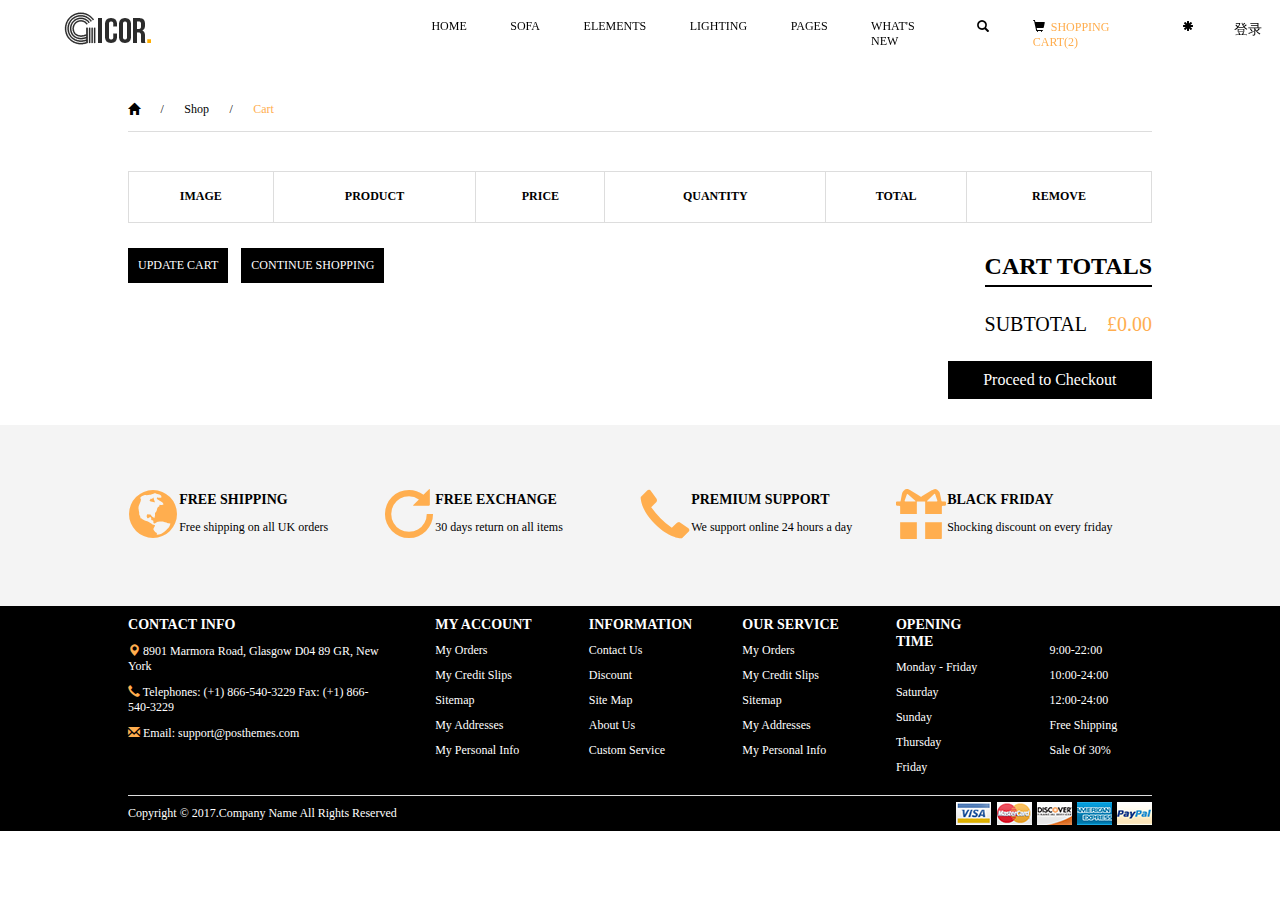
<file: public/cart.html>
<!DOCTYPE html>
<html>
<head lang="en">
    <meta charset="UTF-8">
    <title></title>
    <link rel="stylesheet" href="css/animate.css"/>
    <link rel="stylesheet" href="css/bootstrap-fonts.css"/>
    <link rel="stylesheet" href="css/cart.css"/>
</head>
<body>
<div id="top">
    <div class="af">
        <img src="img/logo/logo.jpg" class="lf">
        <ul class="rt">
            <li><a href="index.html">HOME</a></li>
            <li><a href="product-details.html">SOFA</a></li>
            <li><a href="shop.html">ELEMENTS</a></li>
            <li><a href="">LIGHTING</a></li>
            <li><a href="">PAGES</a></li>
            <li><a href="">WHAT'S NEW</a></li>
            <li class="search">
                <a href=""><span class="glyphicon glyphicon-search"></span></a>
                <div class="hid">
                    <input type="text" placeholder="SEARCH">
                    <a><span class="glyphicon glyphicon-search"></span></a>
                </div>
            </li>
            <li class="shopping">
                <a href="cart.html"><span class="glyphicon glyphicon-shopping-cart"></span>&nbsp;&nbsp;<span>SHOPPING CART(2)</span></a>
                <div class="hid">
                    <div>
                        <div class="media-left">
                            <a href="#">
                                <img src="img/cart/1.jpg">
                            </a>
                        </div>
                        <div class="media-body">
                            <h4>1 X Faded...</h4>
                            <b>S, Orange</b>
                            <h5>£ 16.84</h5>
                        </div>
                        <div class="media-right">
                            <a class="glyphicon glyphicon-remove-sign"></a>
                        </div>
                    </div>
                    <div>
                        <div class="media-left">
                            <a href="#">
                                <img src="img/cart/1.jpg">
                            </a>
                        </div>
                        <div class="media-body">
                            <h4>1 X Faded...</h4>
                            <b>S, Orange</b>
                            <h5>£ 16.84</h5>
                        </div>
                        <div class="media-right">
                            <a class="glyphicon glyphicon-remove-sign"></a>
                        </div>
                    </div>
                    <div>
                        <span>总价</span><span>£ 33.68</span>
                    </div>
                    <input type="button" value="CHECK>"/>

                </div>
            </li>
            <li class="tool">
                <a><span class="glyphicon glyphicon-asterisk"></span></a>
                <ul class="hid">
                    <li>
                        <a href="#">
                            Currency : USD
                        </a>
                    </li>
                    <li>
                        <a href="#">
                            Dollar (USD)
                        </a>
                    </li>
                    <li>
                        <a href="#">
                            Pound (GBP)
                        </a>
                    </li>
                    <li>
                        <a href="#">
                            English
                        </a>
                    </li>
                    <li>
                        <a href="#">
                            English
                        </a>
                    </li>
                    <li>
                        <a href="#">
                            England
                        </a>
                    </li>
                </ul>
            </li>
        </ul>
    </div>
    <div id="den">
        <a>登录</a>
        <div class="hid">
            <h3>用户登录</h3>
            用户名：<input type="text" id="uname" placeholder="请输入用户名">
            密&nbsp;&nbsp;&nbsp;码：<input type="password" id="upwd" placeholder="请输入密码">
            <input type="button" value="登录" id="btn1">
            <input type="submit" value="注册" id="btn2">
        </div>
    </div>
</div>

<nav>
    <!--导航列表-->
    <div id="bt">
        <ul>
            <li><a href="index.html"><span class="glyphicon glyphicon-home"></span></a></li>/
            <li><a>Shop</a></li>/
            <li>Cart</li>
        </ul>
    </div>

    <!--列表-->
    <table>
        <thead>
            <tr>
                <th>IMAGE</th>
                <th>PRODUCT</th>
                <th>PRICE</th>
                <th>QUANTITY</th>
                <th>TOTAL</th>
                <th>REMOVE</th>
            </tr>
        </thead>
        <tbody id="tb1">

        </tbody>
    </table>
    <div class="big">
        <div>
            <span class="update_cart">UPDATE CART</span>
            <span>CONTINUE SHOPPING</span>
        </div>
        <h1>CART TOTALS</h1>
    </div>
    <div class="big2 af">
        <div class="rt">SUBTOTAL<span class="subtotal">£0.00</span></div>
    </div>
    <div class="af">
        <div class="rt check">Proceed to Checkout</div>
    </div>
</nav>


<div id="ps">
    <div class="after">
        <div class="left">
            <span class="glyphicon glyphicon-globe"></span>
            <div>
                <span>FREE SHIPPING</span>
                <p>Free shipping on all UK orders</p>
            </div>
        </div>
        <div class="left">
            <span class="glyphicon glyphicon-repeat"></span>
            <div>
                <span>FREE EXCHANGE</span>
                <p>30 days return on all items</p>
            </div>
        </div>
        <div class="left">
            <span class="glyphicon glyphicon-earphone"></span>
            <div>
                <span>PREMIUM SUPPORT</span>
                <p>We support online 24 hours a day</p>
            </div>
        </div>
        <div  class="left">
            <span class="glyphicon glyphicon-gift"></span>
            <div>
                <span>BLACK FRIDAY</span>
                <p>Shocking discount on every friday</p>
            </div>
        </div>
    </div>
</div>
<div id="foot">
    <div class="top-foot after">
        <ul class="top-foot-1 left">
            <li>
                <h3>CONTACT INFO</h3>
            </li>
            <li class="after">
                <i class="glyphicon glyphicon-map-marker"></i>
                <span>8901 Marmora Road, Glasgow D04 89 GR, New York</span>
            </li>
            <li class="after">
                <i class="glyphicon glyphicon-earphone"></i>
                <span>Telephones: (+1) 866-540-3229 Fax: (+1) 866-540-3229</span>
            </li>
            <li class="after">
                <i class="glyphicon glyphicon-envelope"></i>
                <span>Email: support@posthemes.com</span>
            </li>
        </ul>
        <ul class="top-foot-2 left">
            <li><h3>MY ACCOUNT</h3></li>
            <li>My Orders</li>
            <li>My Credit Slips</li>
            <li>Sitemap</li>
            <li>My Addresses</li>
            <li>My Personal Info</li>
        </ul>
        <ul class="top-foot-2 left">
            <li><h3>INFORMATION</h3></li>
            <li>Contact Us</li>
            <li>Discount</li>
            <li>Site Map</li>
            <li>About Us</li>
            <li>Custom Service</li>
        </ul>
        <ul class="top-foot-2 left">
            <li><h3>OUR SERVICE</h3></li>
            <li>My Orders</li>
            <li>My Credit Slips</li>
            <li>Sitemap</li>
            <li>My Addresses</li>
            <li>My Personal Info</li>
        </ul>
        <ul class="top-foot-2 left">
            <li><h3>OPENING TIME</h3></li>
            <li>Monday - Friday

            </li>
            <li>Saturday

            </li>
            <li>Sunday

            </li>
            <li>Thursday

            </li>
            <li>Friday

            </li>
        </ul>
        <ul class="top-foot-2 left">
            <li><h3>TIME</h3></li>
            <li>
                9:00-22:00
            </li>
            <li>
                10:00-24:00
            </li>
            <li>
                12:00-24:00
            </li>
            <li>
                Free Shipping
            </li>
            <li>
                Sale Of 30%
            </li>
        </ul>
    </div>
    <div class="bottom-foot after">
        <img src="img/payment.png" class="rt">
        <span>Copyright © 2017.Company Name All Rights Reserved</span>
    </div>
</div>
<div id="to-top" class="hid"><span class="glyphicon glyphicon-menu-up"></span></div>
<script src="js/jquery-1.11.3.js"></script>
<script src="js/cart.js"></script>
</body>
</html>
</file>
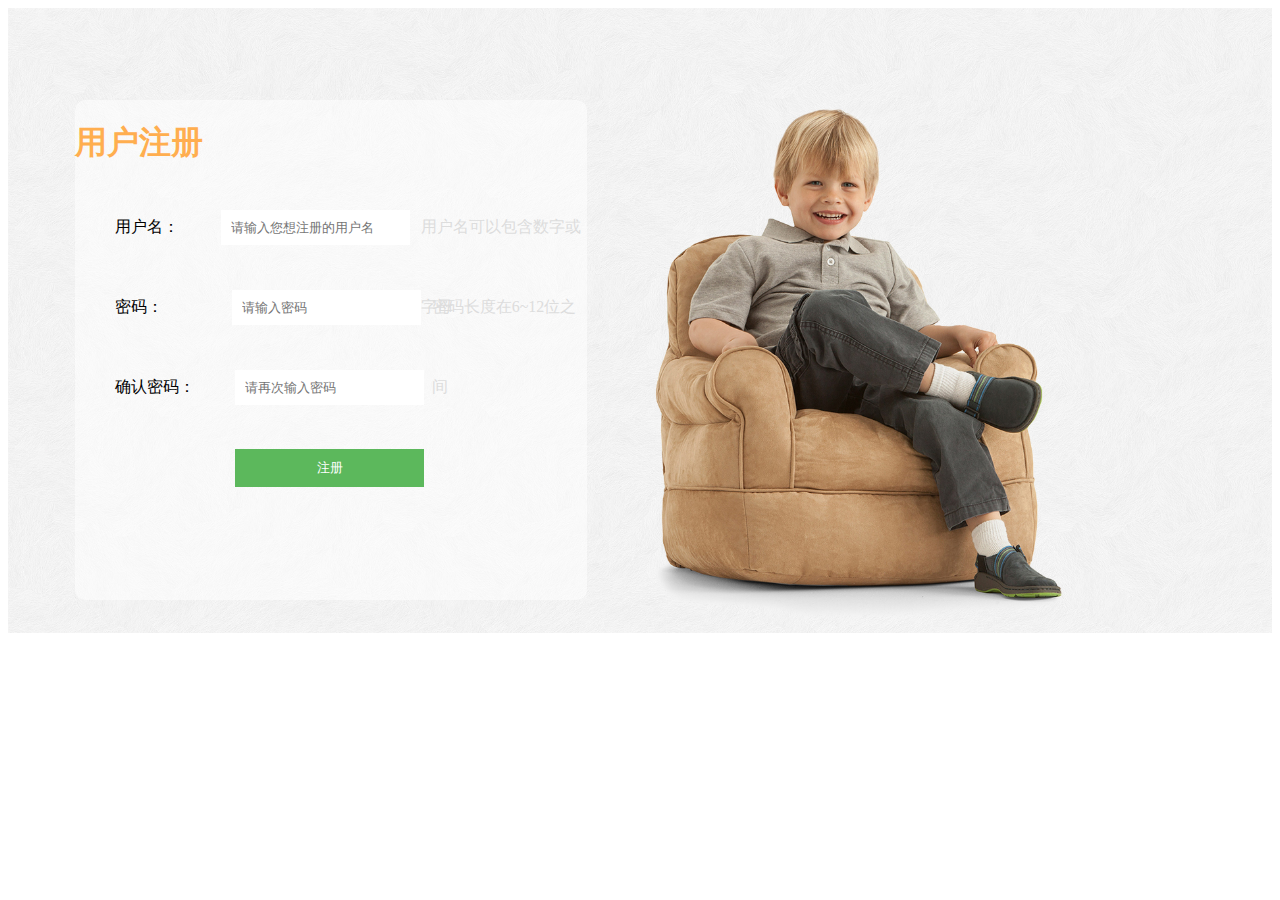
<file: public/register.html>
<!DOCTYPE html>
<html lang="en">
<head>
    <meta charset="UTF-8">
    <title>注册</title>
    <style>
        #zc{
            width: 100%;
            margin: auto auto;
        }
        #zc>img{
            width: 100%;
        }
        #zc>div{
            width:40%;
            height:500px;
            background: rgba(255,255,255,0.5);
            position: absolute;
            left:75px;
            top:100px;
            border-radius:10px ;
        }
        ul{
            list-style: none;
        }
        ul>li{
            display: inline-flex;
            height:80px;
            line-height: 80px;
        }
        ul>li>div:first-child{
            width:100px;
            margin-right:20px ;
        }
        ul>li>div:nth-child(2){
            width:150px;
            margin-right:50px ;
        }
        ul>li>div:nth-child(2)>input{
            width: 189px;
            padding: 10px;
            border: 0;
            box-sizing: border-box;
        }
        ul>li>div:nth-child(3){
            color: #ddd;
        }
        ul>li:last-child>div:nth-child(2)>input{
            background: #5cb85c;
            color: #fff;
            cursor: pointer;
        }
        div.findc{
            color:red;
        }
        img{
            vertical-align: bottom;
        }
    </style>
</head>
<body>
    <div id="zc">
        <img src="img/slider/1.jpg">
        <div>
            <h1 style="color: #ffae4f">用户注册</h1>
            <ul>
                <li>
                    <div>
                        用户名：
                    </div>
                    <div>
                        <input type="text" placeholder="请输入您想注册的用户名" id="uname">
                    </div>
                    <div>
                        用户名可以包含数字或字母
                    </div>
                </li>
                <li>
                    <div>密码：</div>
                    <div>
                        <input type="password" placeholder="请输入密码" id="upwd1">
                    </div>
                    <div>密码长度在6~12位之间</div>
                </li>
                <li>
                    <div>确认密码：</div>
                    <div>
                        <input type="password" placeholder="请再次输入密码" id="upwd2">
                    </div>
                    <div></div>
                </li>
                <li>
                    <div></div>
                    <div>
                        <input type="button" value="注册" id="btn">
                    </div>
                    <div></div>
                </li>
            </ul>
        </div>
    </div>
    <script src="js/jquery-1.11.3.js"></script>
    <script src="js/register.js"></script>
</body>
</html>
</file>
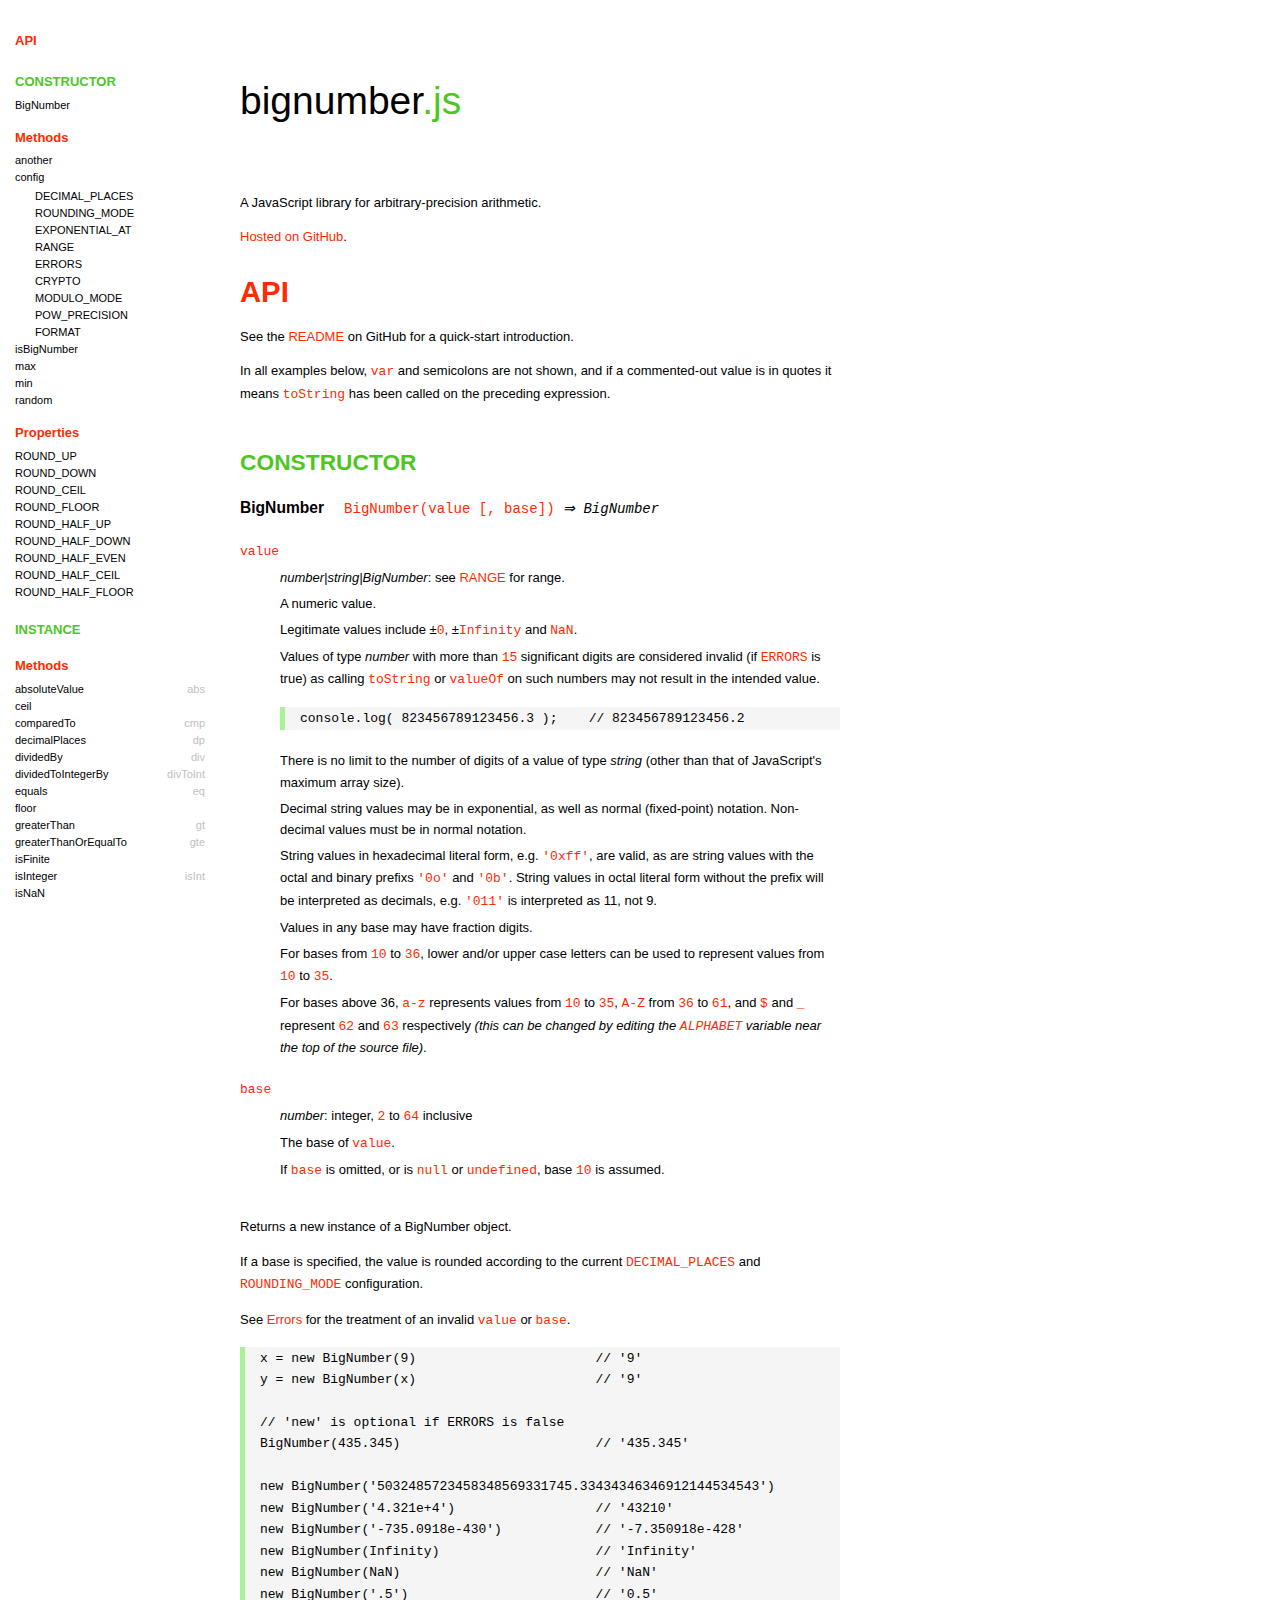
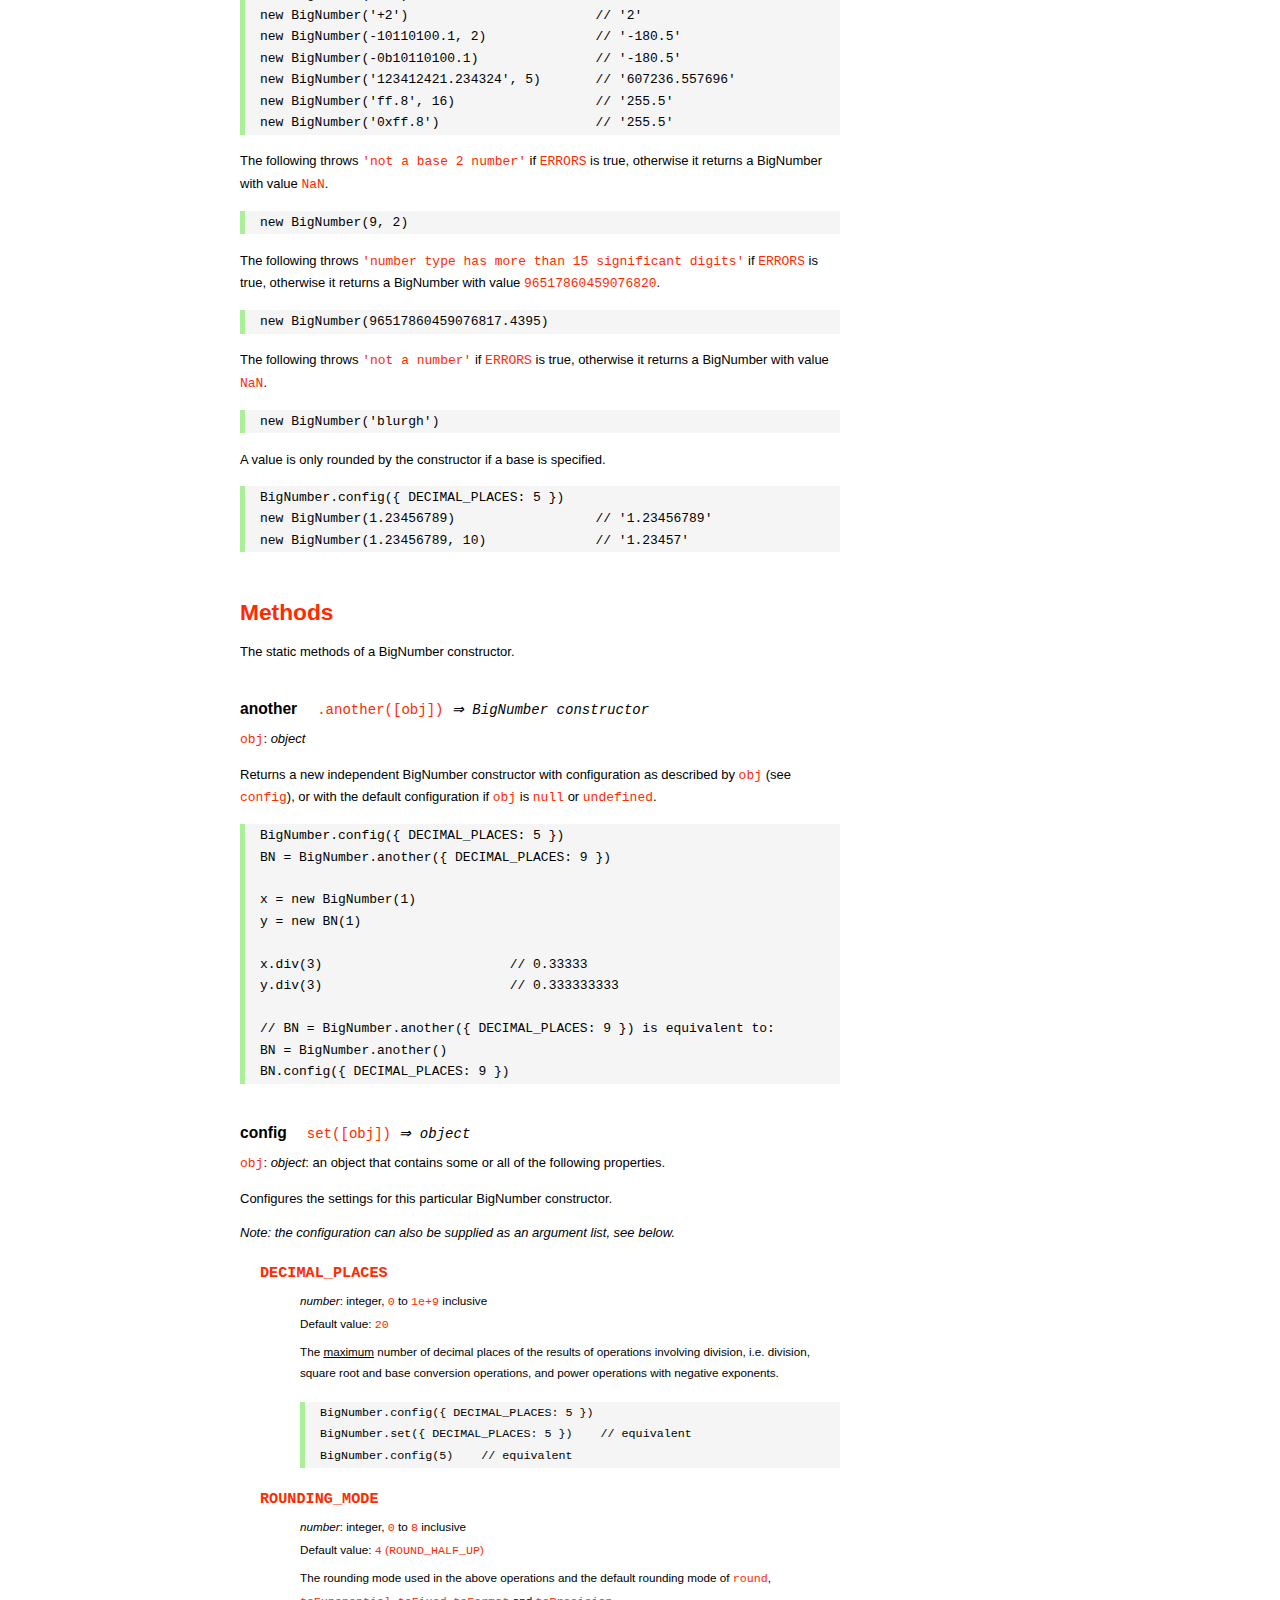
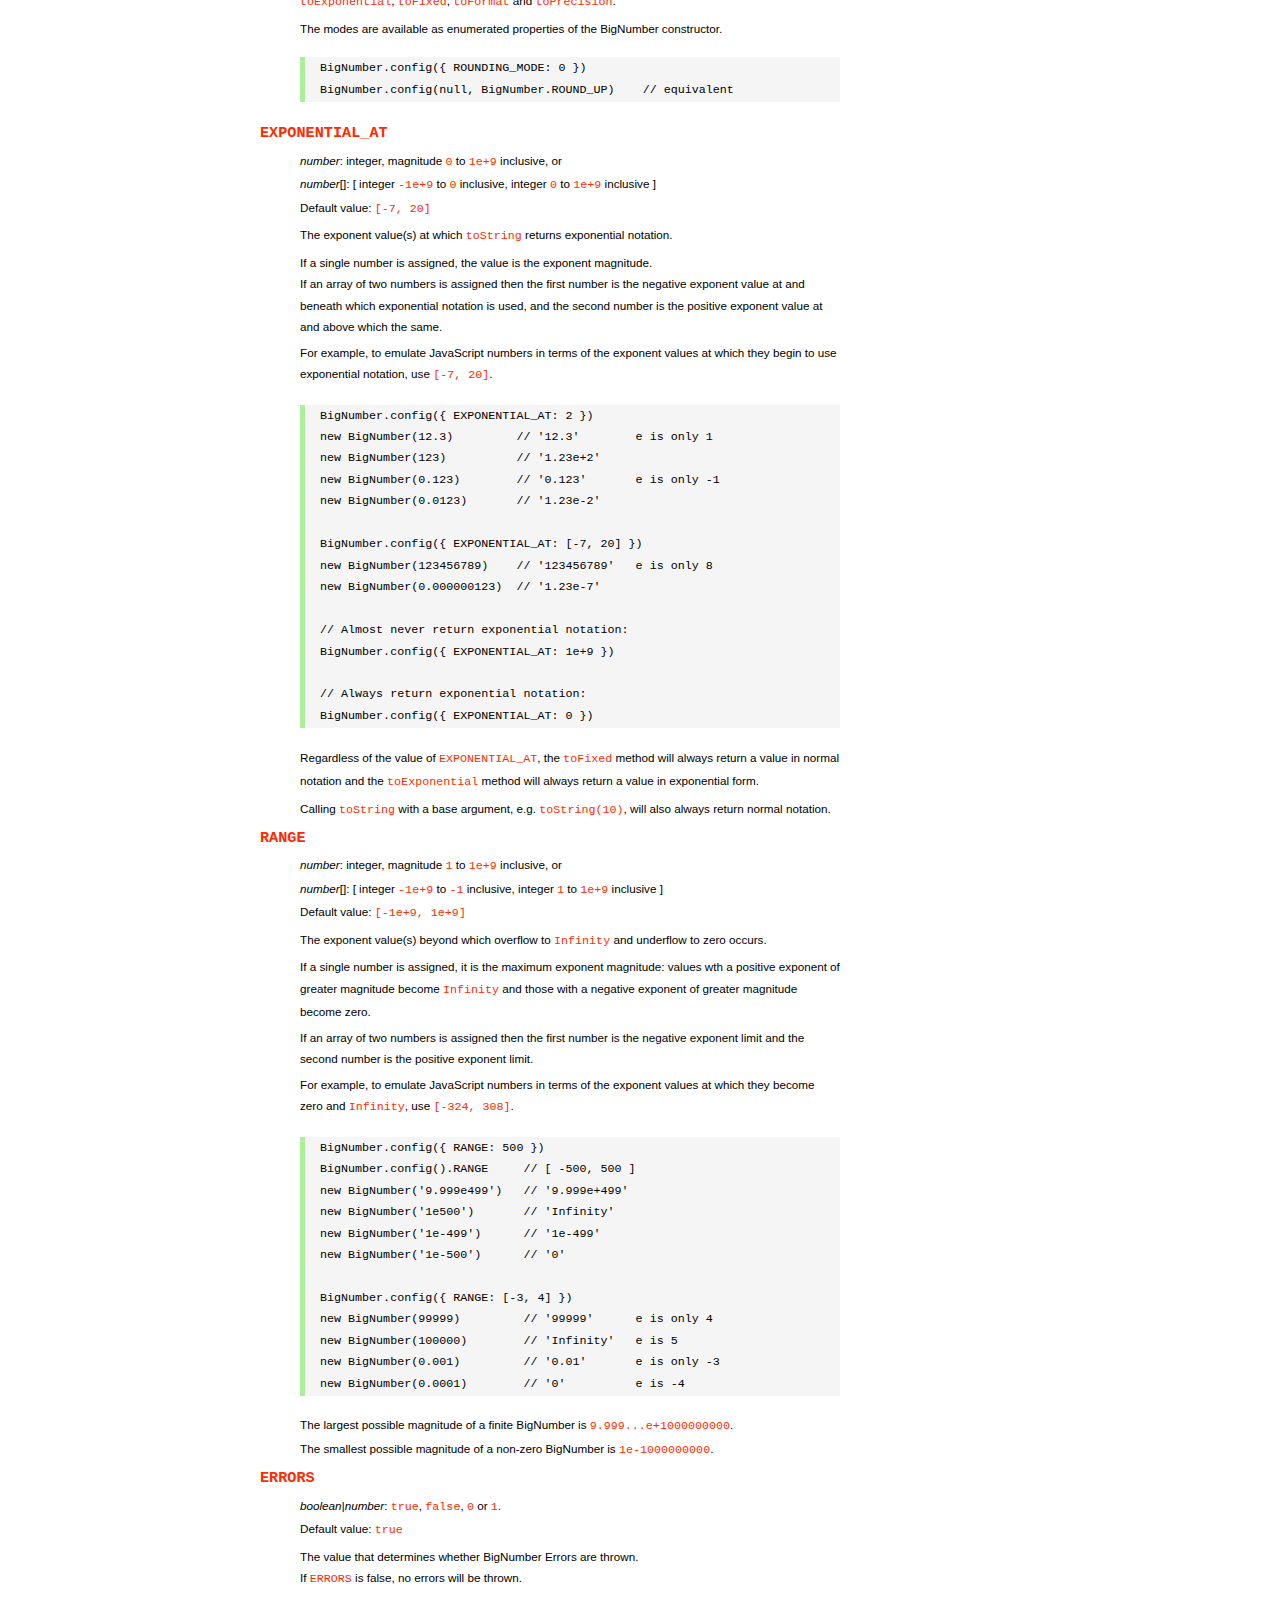
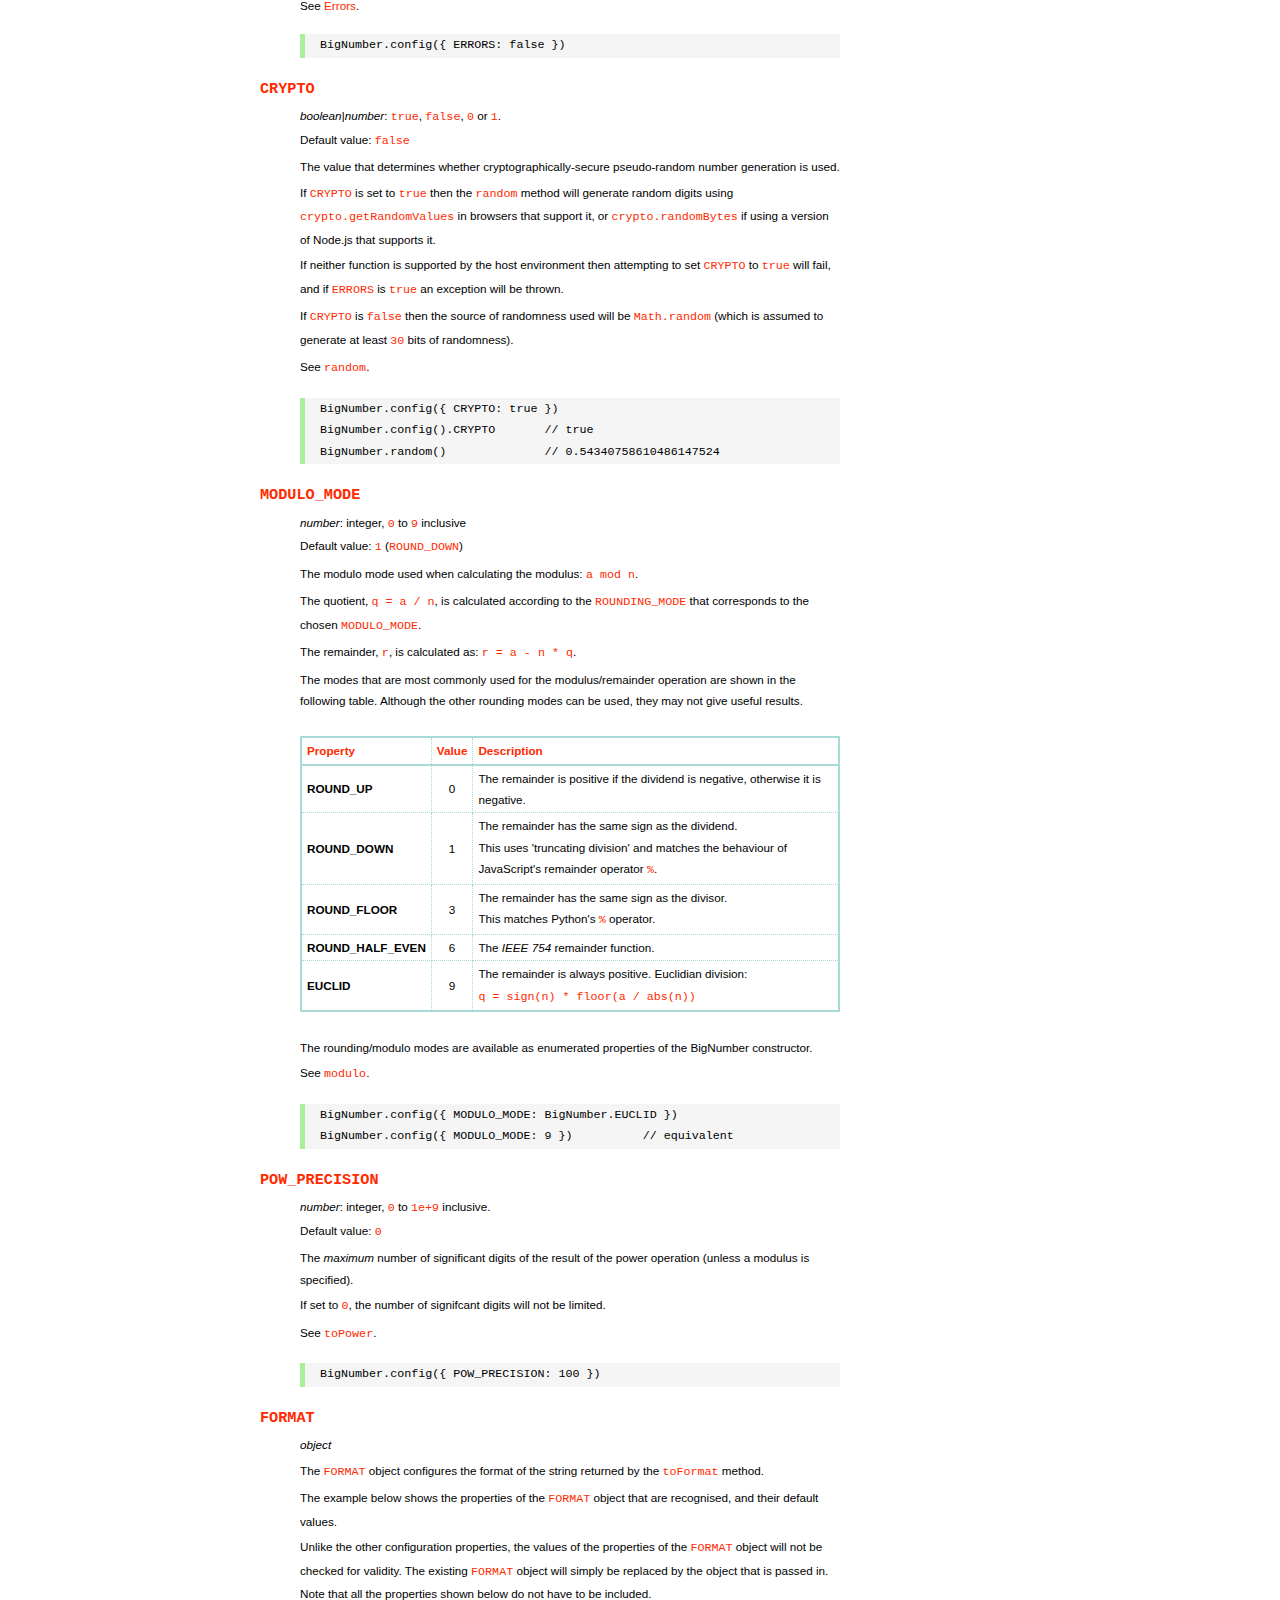
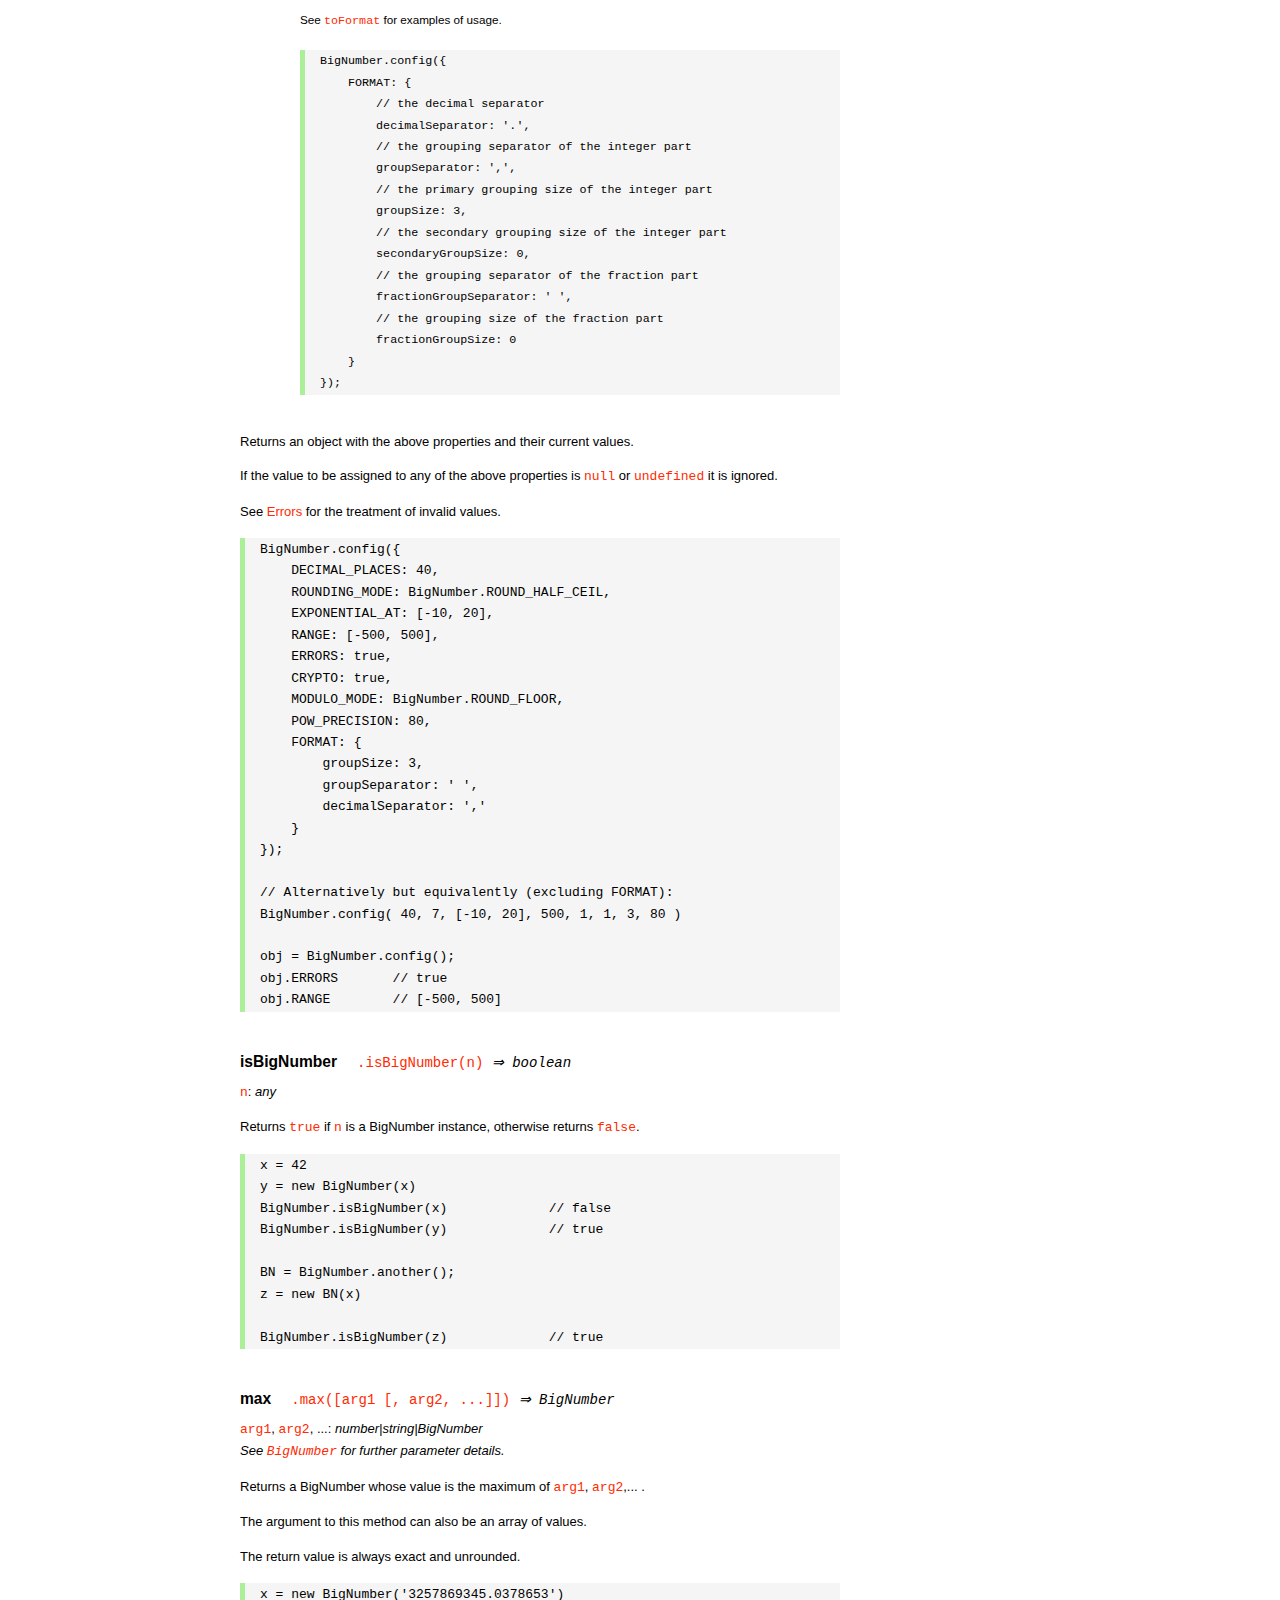
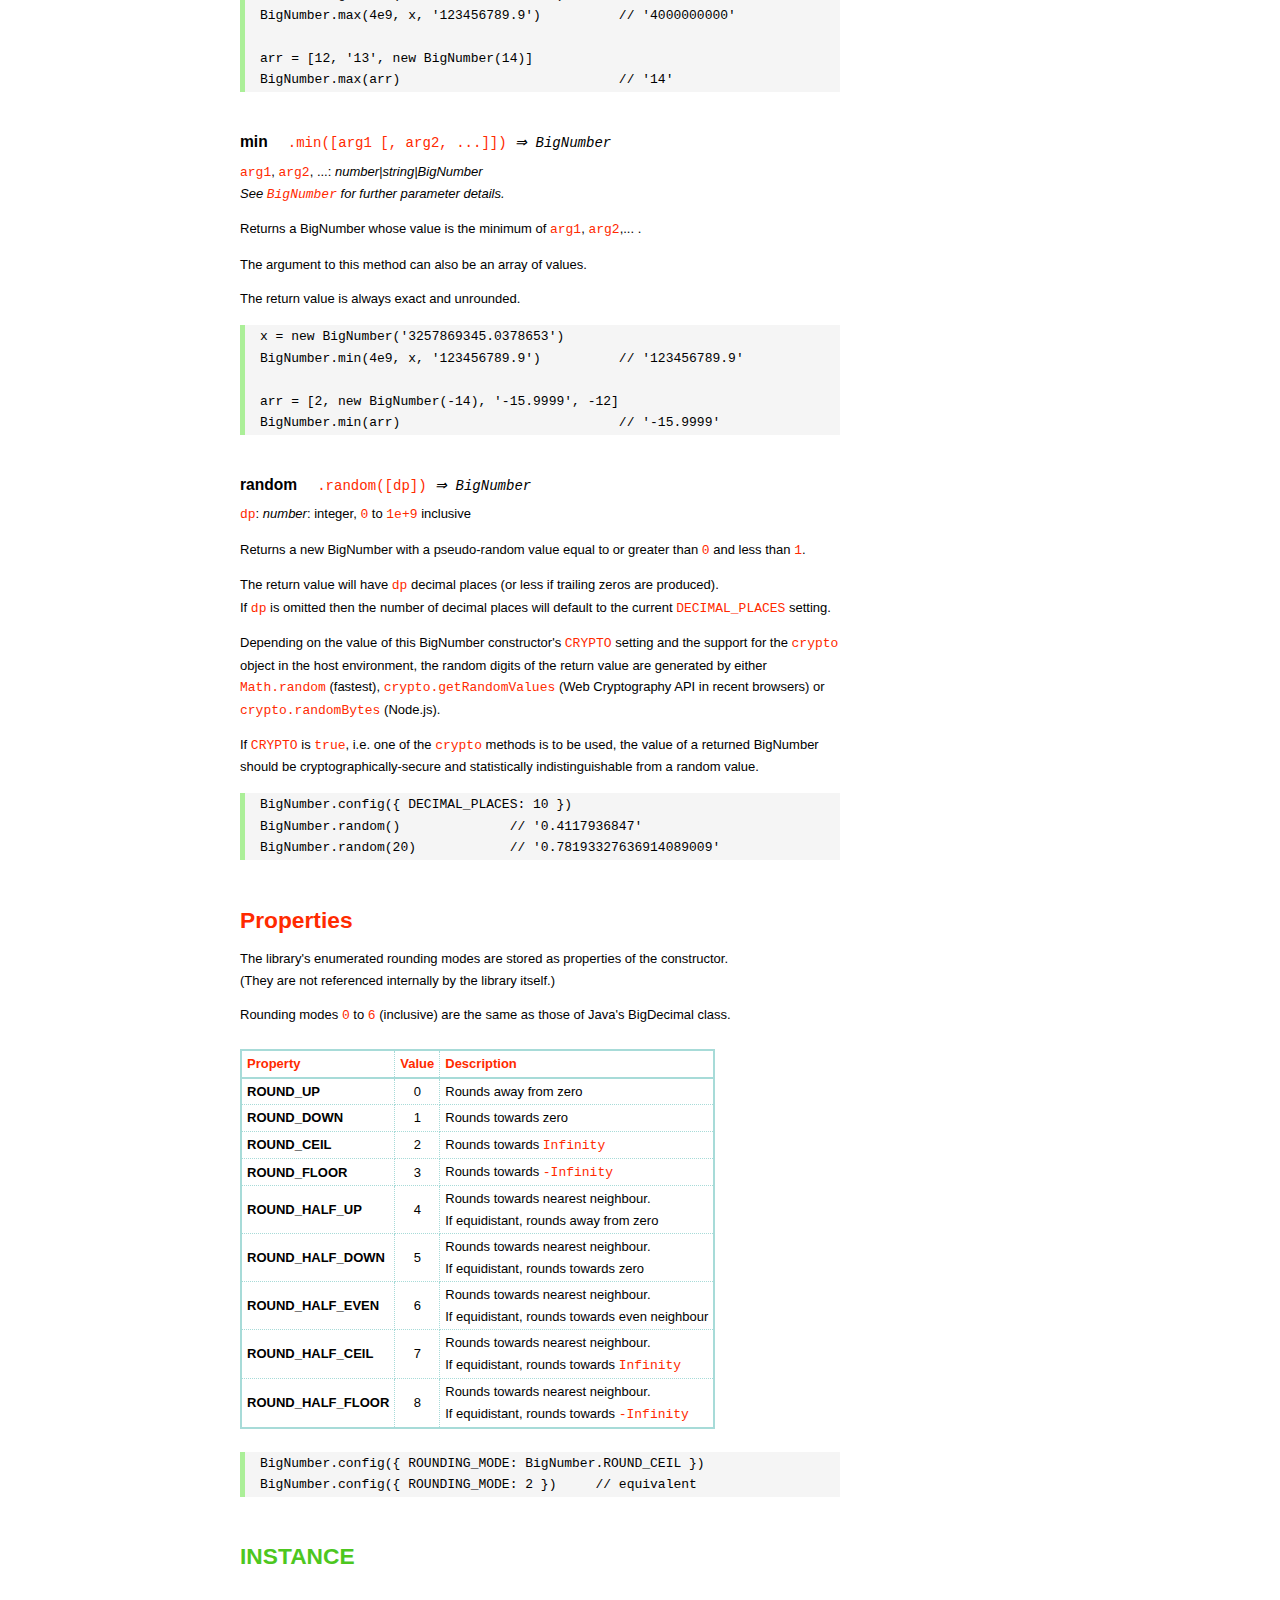
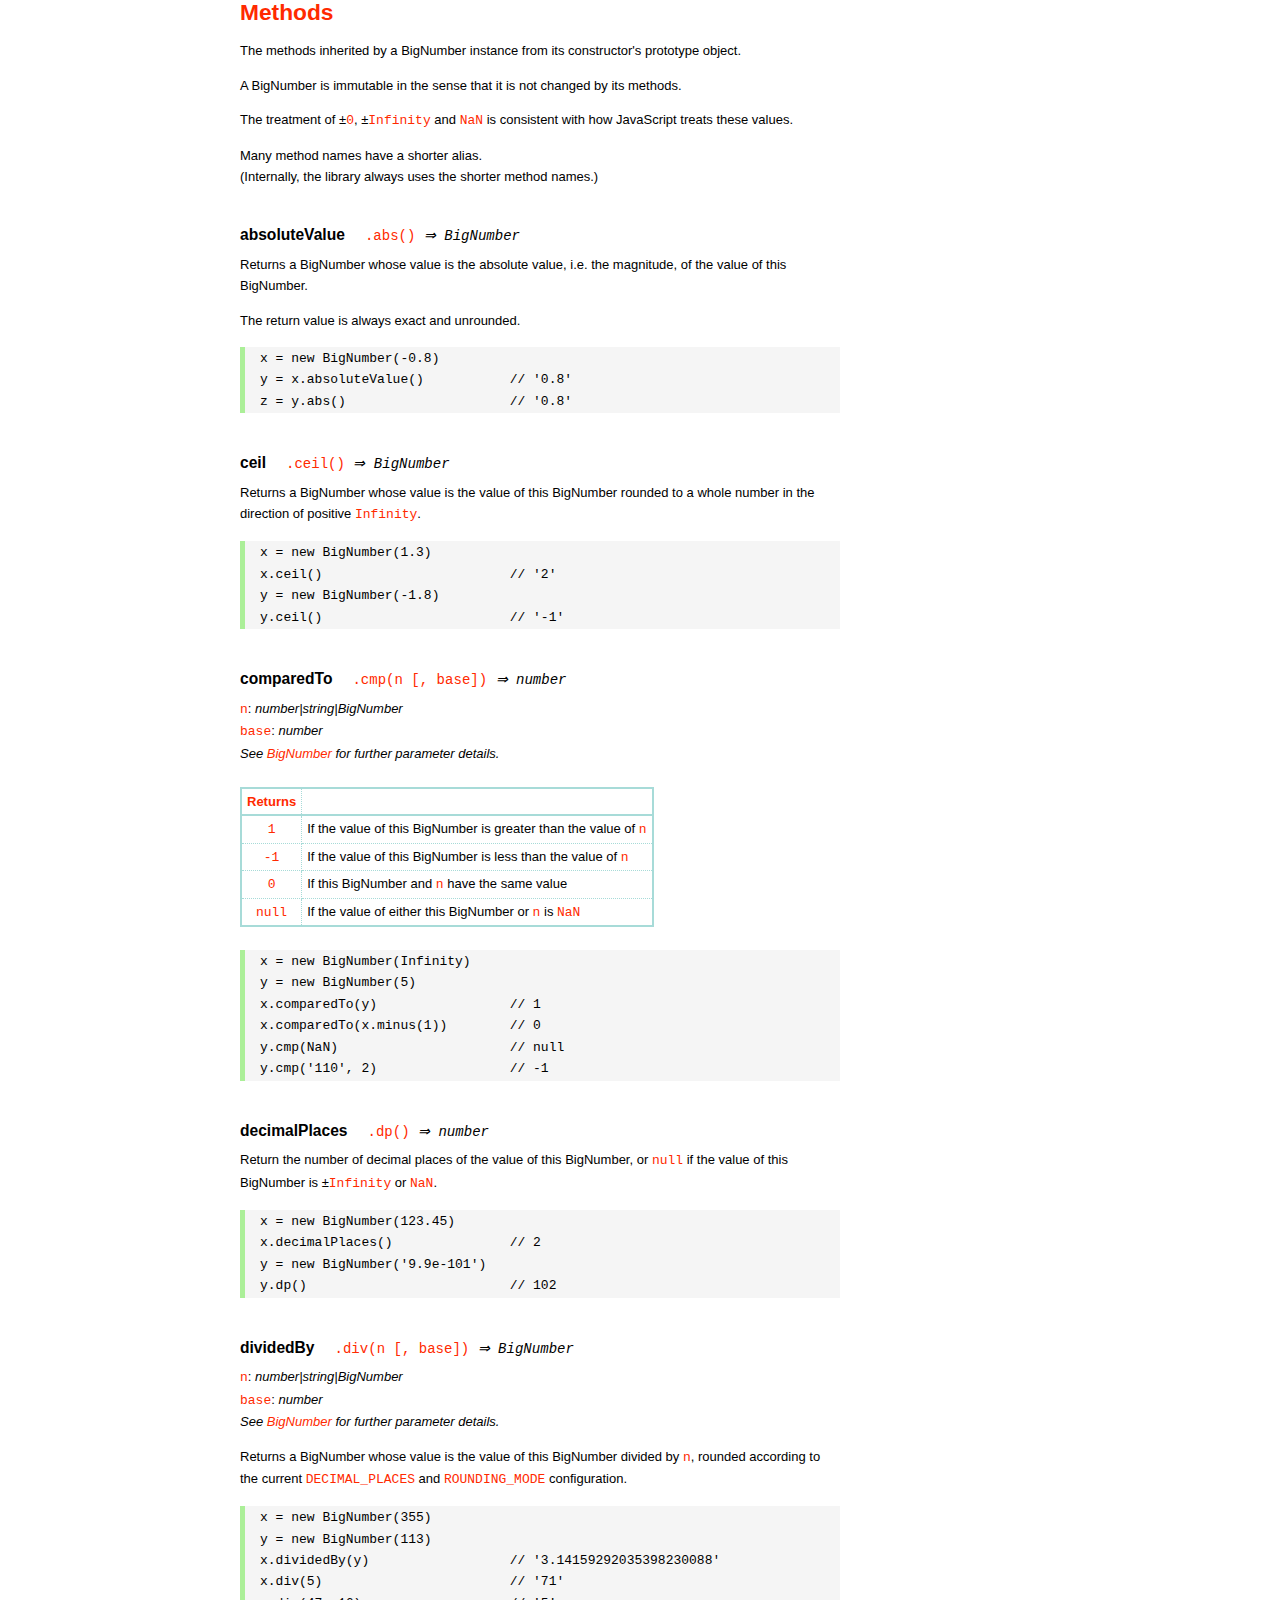
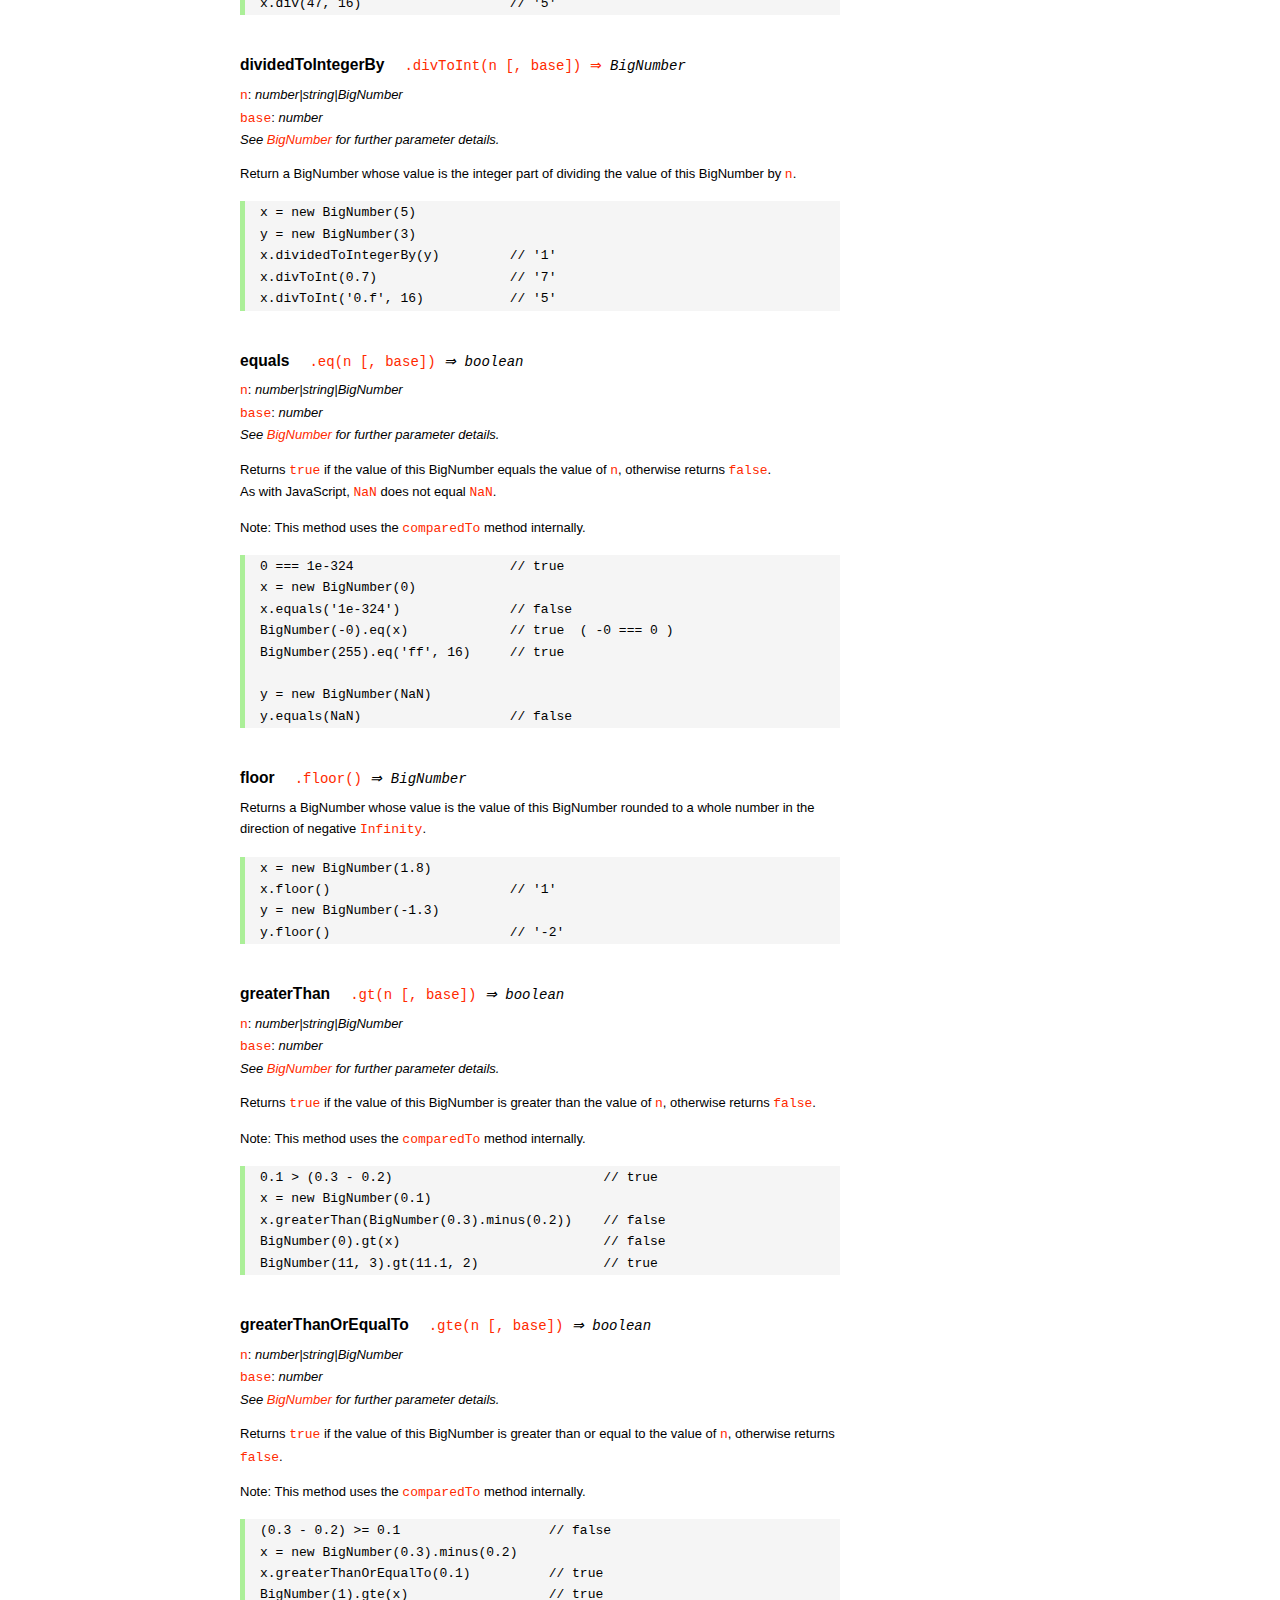
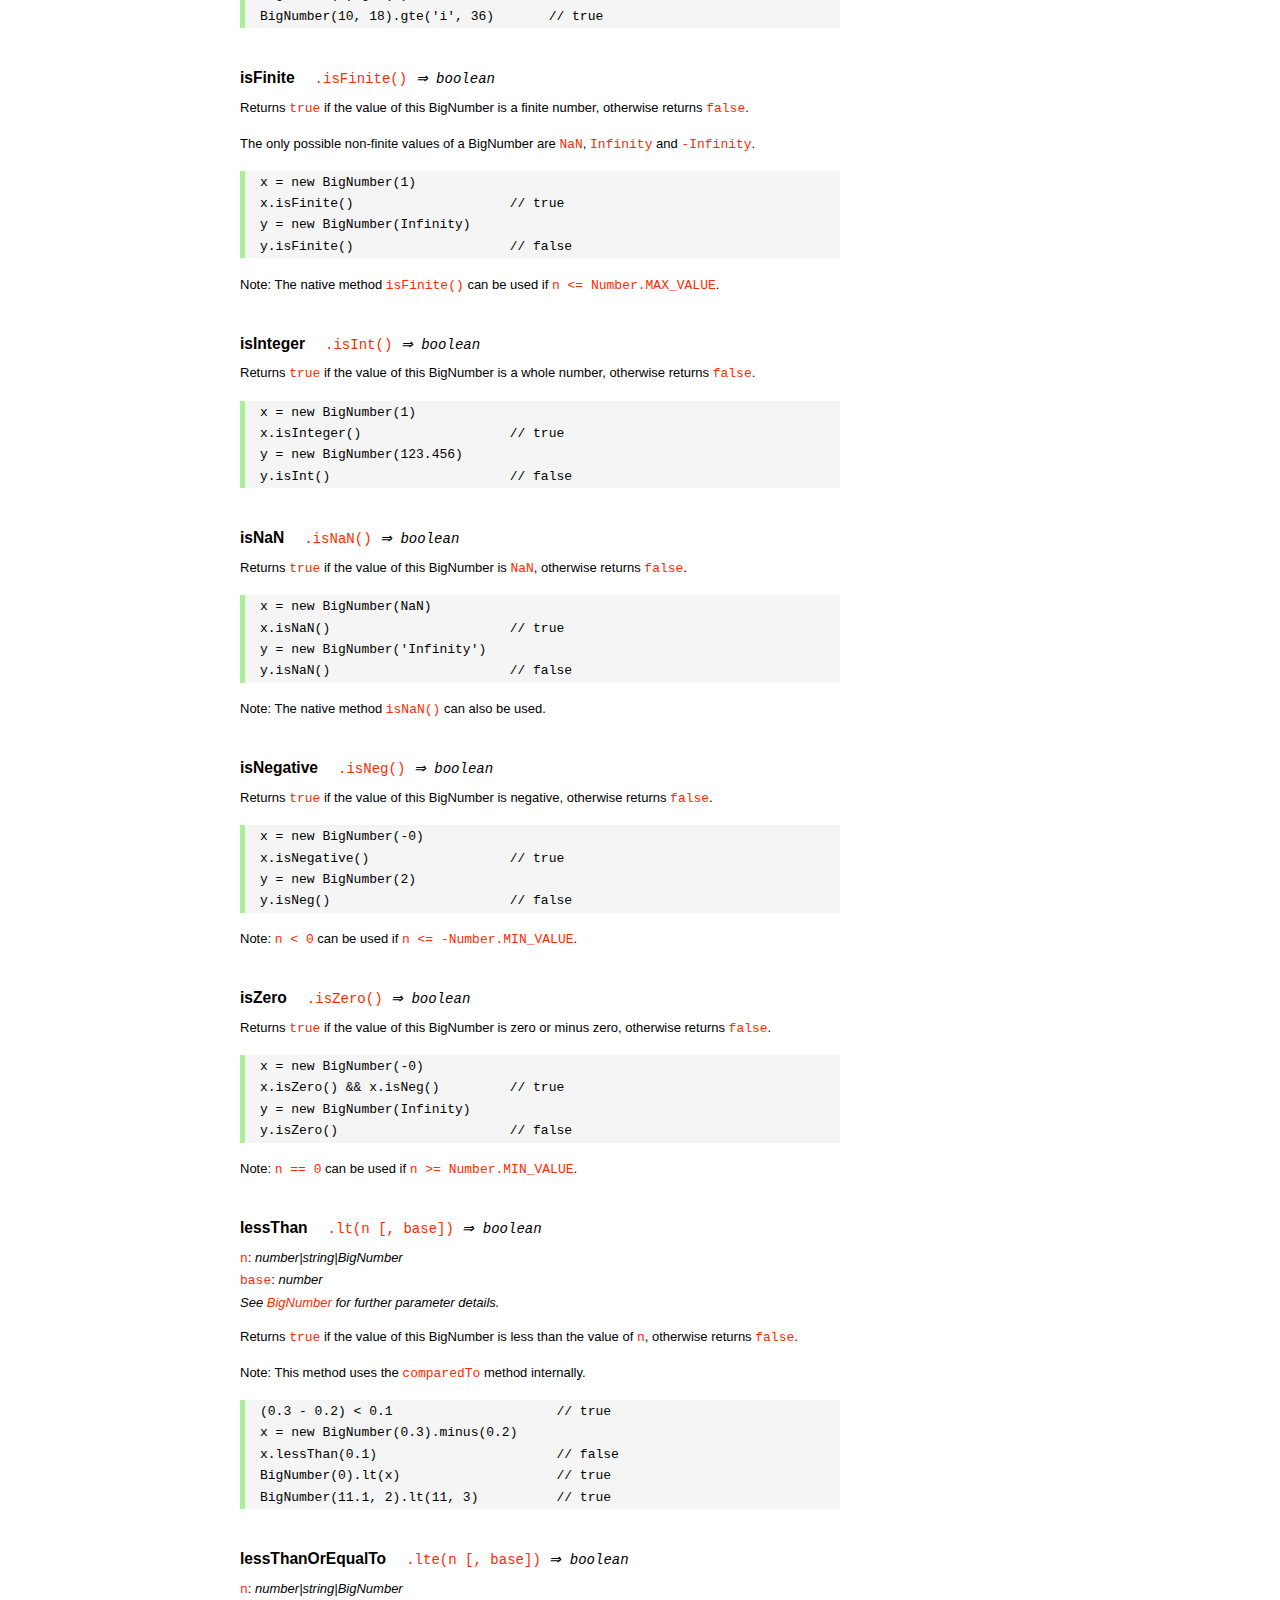
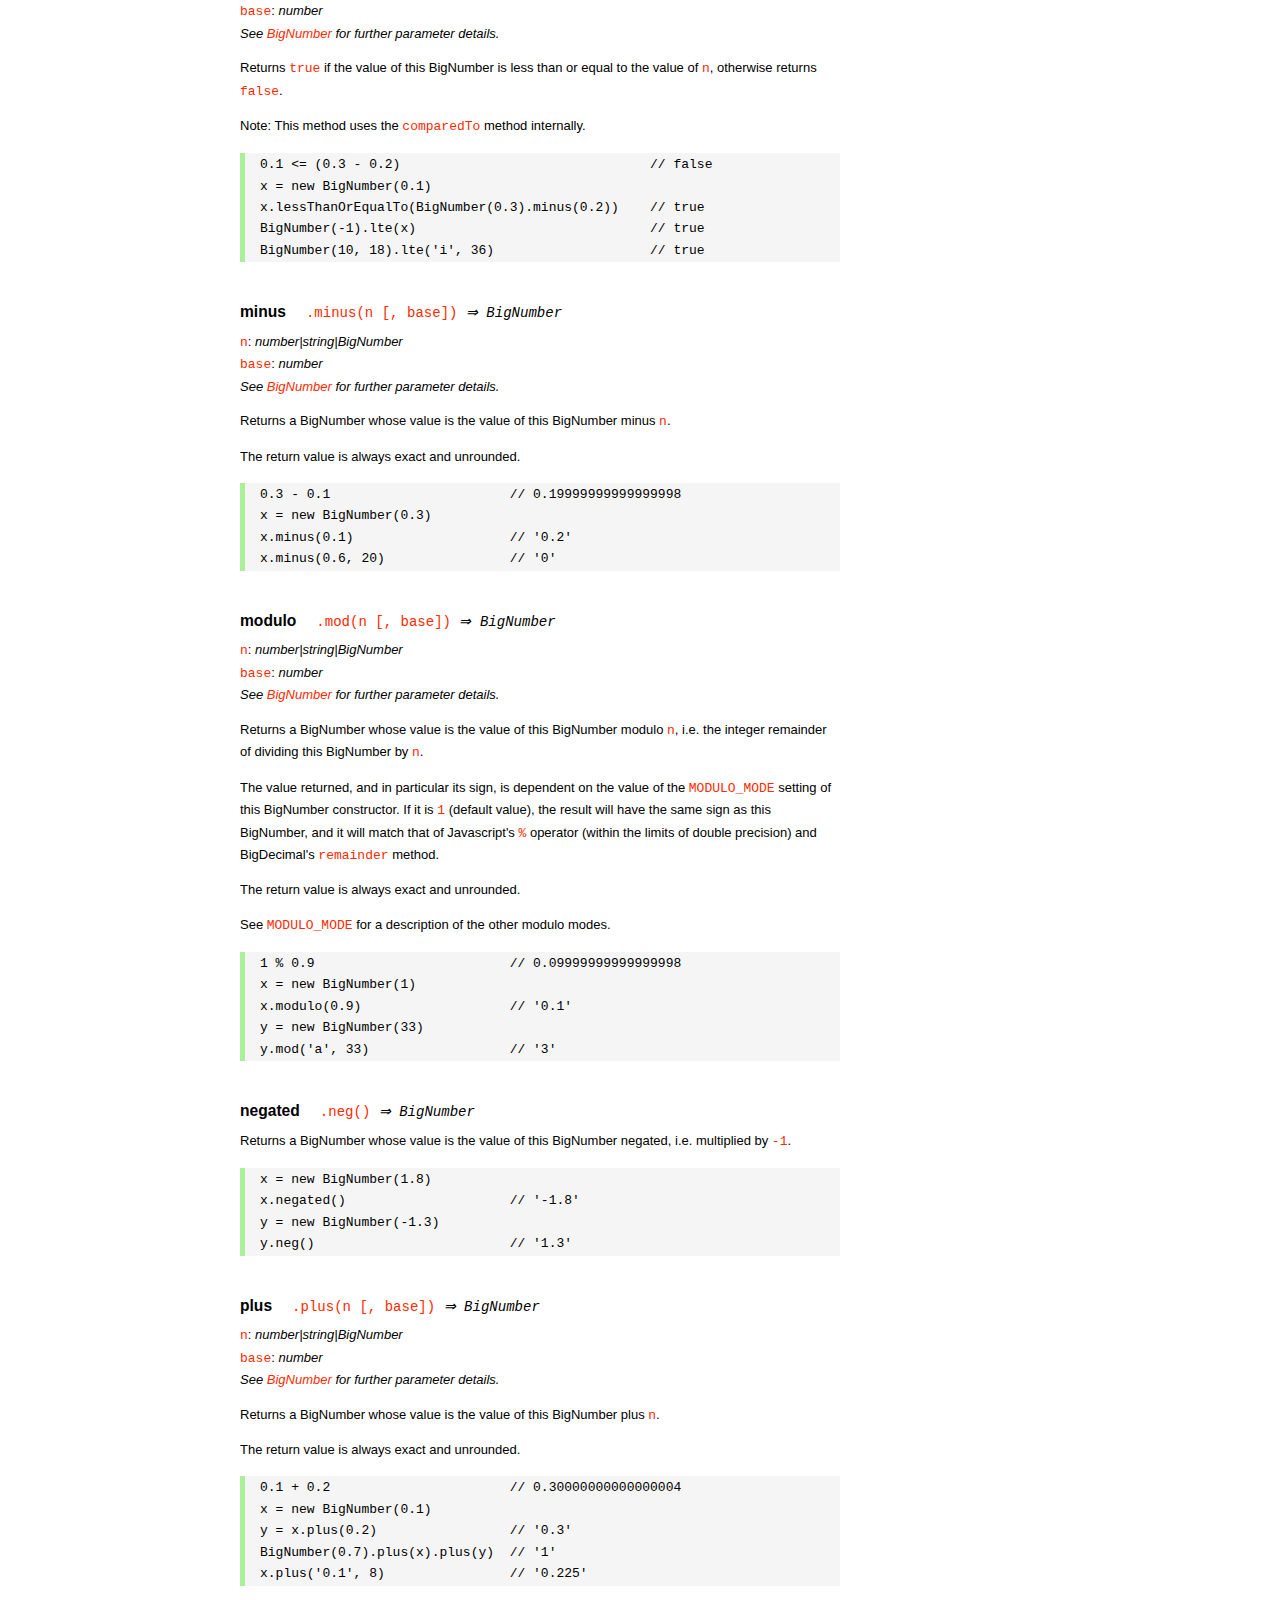
<file: node_modules/bignumber.js/doc/API.html>
<!DOCTYPE HTML>
<html>
<head>
<meta charset="utf-8">
<meta http-equiv="X-UA-Compatible" content="IE=edge">
<meta name="Author" content="M Mclaughlin">
<title>bignumber.js API</title>
<style>
html{font-size:100%}
body{background:#fff;font-family:"Helvetica Neue",Helvetica,Arial,sans-serif;font-size:13px;
  line-height:1.65em;min-height:100%;margin:0}
body,i{color:#000}
.nav{background:#fff;position:fixed;top:0;bottom:0;left:0;width:200px;overflow-y:auto;
  padding:15px 0 30px 15px}
div.container{width:600px;margin:50px 0 50px 240px}
p{margin:0 0 1em;width:600px}
pre,ul{margin:1em 0}
h1,h2,h3,h4,h5{margin:0;padding:1.5em 0 0}
h1,h2{padding:.75em 0}
!h1{font:400 3em Consolas,monaco,monospace;color:#000;margin-bottom:1em}
h1{font:400 3em Verdana,sans-serif;color:#000;margin-bottom:1em}
h2{font-size:2.25em;color:#ff2a00}
h3{font-size:1.75em;color:#4dc71f}
h4{font-size:1.75em;color:#ff2a00;padding-bottom:.75em}
h5{font-size:1.2em;margin-bottom:.4em}
h6{font-size:1.1em;margin-bottom:0.8em;padding:0.5em 0}
dd{padding-top:.35em}
dt{padding-top:.5em}
b{font-weight:700}
dt b{font-size:1.3em}
a,a:visited{color:#ff2a00;text-decoration:none}
a:active,a:hover{outline:0;text-decoration:underline}
.nav a,.nav b,.nav a:visited{display:block;color:#ff2a00;font-weight:700; margin-top:15px}
.nav b{color:#4dc71f;margin-top:20px;cursor:default;width:auto}
ul{list-style-type:none;padding:0 0 0 20px}
.nav ul{line-height:14px;padding-left:0;margin:5px 0 0}
.nav ul a,.nav ul a:visited,span{display:inline;color:#000;font-family:Verdana,Geneva,sans-serif;
  font-size:11px;font-weight:400;margin:0}
.inset,ul.inset{margin-left:20px}
.inset{font-size:.9em}
.nav li{width:auto;margin:0 0 3px}
.alias{font-style:italic;margin-left:20px}
table{border-collapse:collapse;border-spacing:0;border:2px solid #a7dbd8;margin:1.75em 0;padding:0}
td,th{text-align:left;margin:0;padding:2px 5px;border:1px dotted #a7dbd8}
th{border-top:2px solid #a7dbd8;border-bottom:2px solid #a7dbd8;color:#ff2a00}
code,pre{font-family:Consolas, monaco, monospace;font-weight:400}
pre{background:#f5f5f5;white-space:pre-wrap;word-wrap:break-word;border-left:5px solid #abef98;
  padding:1px 0 1px 15px;margin:1.2em 0}
code,.nav-title{color:#ff2a00}
.end{margin-bottom:25px}
.centre{text-align:center}
.error-table{font-size:13px;width:100%}
#faq{margin:3em 0 0}
li span{float:right;margin-right:10px;color:#c0c0c0}
#js{font:inherit;color:#4dc71f}
</style>
</head>
<body>

  <div class="nav">

    <a class='nav-title' href="#">API</a>

    <b> CONSTRUCTOR </b>
    <ul>
      <li><a href="#bignumber">BigNumber</a></li>
    </ul>

    <a href="#methods">Methods</a>
    <ul>
      <li><a href="#another">another</a></li>
      <li><a href="#config" >config</a></li>
      <li>
        <ul class="inset">
          <li><a href="#decimal-places">DECIMAL_PLACES</a></li>
          <li><a href="#rounding-mode" >ROUNDING_MODE</a></li>
          <li><a href="#exponential-at">EXPONENTIAL_AT</a></li>
          <li><a href="#range"         >RANGE</a></li>
          <li><a href="#errors"        >ERRORS</a></li>
          <li><a href="#crypto"        >CRYPTO</a></li>
          <li><a href="#modulo-mode"   >MODULO_MODE</a></li>
          <li><a href="#pow-precision" >POW_PRECISION</a></li>
          <li><a href="#format"        >FORMAT</a></li>
        </ul>
      </li>
      <li><a href="#is-bignumber">isBigNumber</a></li>
      <li><a href="#max">max</a></li>
      <li><a href="#min">min</a></li>
      <li><a href="#random">random</a></li>
    </ul>

    <a href="#constructor-properties">Properties</a>
    <ul>
      <li><a href="#round-up"        >ROUND_UP</a></li>
      <li><a href="#round-down"      >ROUND_DOWN</a></li>
      <li><a href="#round-ceil"      >ROUND_CEIL</a></li>
      <li><a href="#round-floor"     >ROUND_FLOOR</a></li>
      <li><a href="#round-half-up"   >ROUND_HALF_UP</a></li>
      <li><a href="#round-half-down" >ROUND_HALF_DOWN</a></li>
      <li><a href="#round-half-even" >ROUND_HALF_EVEN</a></li>
      <li><a href="#round-half-ceil" >ROUND_HALF_CEIL</a></li>
      <li><a href="#round-half-floor">ROUND_HALF_FLOOR</a></li>
    </ul>

    <b> INSTANCE </b>

    <a href="#prototype-methods">Methods</a>
    <ul>
      <li><a href="#abs"    >absoluteValue       </a><span>abs</span>     </li>
      <li><a href="#ceil"   >ceil                </a>                     </li>
      <li><a href="#cmp"    >comparedTo          </a><span>cmp</span>     </li>
      <li><a href="#dp"     >decimalPlaces       </a><span>dp</span>      </li>
      <li><a href="#div"    >dividedBy           </a><span>div</span>     </li>
      <li><a href="#divInt" >dividedToIntegerBy  </a><span>divToInt</span></li>
      <li><a href="#eq"     >equals              </a><span>eq</span>      </li>
      <li><a href="#floor"  >floor               </a>                     </li>
      <li><a href="#gt"     >greaterThan         </a><span>gt</span>      </li>
      <li><a href="#gte"    >greaterThanOrEqualTo</a><span>gte</span>     </li>
      <li><a href="#isF"    >isFinite            </a>                     </li>
      <li><a href="#isInt"  >isInteger           </a><span>isInt</span>   </li>
      <li><a href="#isNaN"  >isNaN               </a>                     </li>
      <li><a href="#isNeg"  >isNegative          </a><span>isNeg</span>   </li>
      <li><a href="#isZ"    >isZero              </a>                     </li>
      <li><a href="#lt"     >lessThan            </a><span>lt</span>      </li>
      <li><a href="#lte"    >lessThanOrEqualTo   </a><span>lte</span>     </li>
      <li><a href="#minus"  >minus               </a><span>sub</span>     </li>
      <li><a href="#mod"    >modulo              </a><span>mod</span>     </li>
      <li><a href="#neg"    >negated             </a><span>neg</span>     </li>
      <li><a href="#plus"   >plus                </a><span>add</span>     </li>
      <li><a href="#sd"     >precision           </a><span>sd</span>      </li>
      <li><a href="#round"  >round               </a>                     </li>
      <li><a href="#shift"  >shift               </a>                     </li>
      <li><a href="#sqrt"   >squareRoot          </a><span>sqrt</span>    </li>
      <li><a href="#times"  >times               </a><span>mul</span>     </li>
      <li><a href="#toD"    >toDigits            </a>                     </li>
      <li><a href="#toE"    >toExponential       </a>                     </li>
      <li><a href="#toFix"  >toFixed             </a>                     </li>
      <li><a href="#toFor"  >toFormat            </a>                     </li>
      <li><a href="#toFr"   >toFraction          </a>                     </li>
      <li><a href="#toJSON" >toJSON              </a>                     </li>
      <li><a href="#toN"    >toNumber            </a>                     </li>
      <li><a href="#pow"    >toPower             </a><span>pow</span>     </li>
      <li><a href="#toP"    >toPrecision         </a>                     </li>
      <li><a href="#toS"    >toString            </a>                     </li>
      <li><a href="#trunc"  >truncated           </a><span>trunc</span>   </li>
      <li><a href="#valueOf">valueOf             </a>                     </li>
    </ul>

    <a href="#instance-properties">Properties</a>
    <ul>
      <li><a href="#coefficient">c: coefficient</a></li>
      <li><a href="#exponent"   >e: exponent</a></li>
      <li><a href="#sign"       >s: sign</a></li>
    </ul>

    <a href="#zero-nan-infinity">Zero, NaN &amp; Infinity</a>
    <a href="#Errors">Errors</a>
    <a class='end' href="#faq">FAQ</a>

  </div>

  <div class="container">

    <h1>bignumber<span id='js'>.js</span></h1>

    <p>A JavaScript library for arbitrary-precision arithmetic.</p>
    <p><a href="https://github.com/MikeMcl/bignumber.js">Hosted on GitHub</a>. </p>

    <h2>API</h2>

    <p>
      See the <a href='https://github.com/MikeMcl/bignumber.js'>README</a> on GitHub for a
      quick-start introduction.
    </p>
    <p>
      In all examples below, <code>var</code> and semicolons are not shown, and if a commented-out
      value is in quotes it means <code>toString</code> has been called on the preceding expression.
    </p>


    <h3>CONSTRUCTOR</h3>

    <h5 id="bignumber">
      BigNumber<code class='inset'>BigNumber(value [, base]) <i>&rArr; BigNumber</i></code>
    </h5>
    <dl>
      <dt><code>value</code></dt>
      <dd>
        <i>number|string|BigNumber</i>: see <a href='#range'>RANGE</a> for
        range.
      </dd>
      <dd>
        A numeric value.
      </dd>
      <dd>
        Legitimate values include &plusmn;<code>0</code>, &plusmn;<code>Infinity</code> and
        <code>NaN</code>.
      </dd>
      <dd>
        Values of type <em>number</em> with more than <code>15</code> significant digits are
        considered invalid (if <a href='#errors'><code>ERRORS</code></a> is true) as calling
        <code><a href='#toS'>toString</a></code> or <code><a href='#valueOf'>valueOf</a></code> on
        such numbers may not result in the intended value.
        <pre>console.log( 823456789123456.3 );    // 823456789123456.2</pre>
      </dd>
      <dd>
        There is no limit to the number of digits of a value of type <em>string</em> (other than
        that of JavaScript's maximum array size).
      </dd>
      <dd>
        Decimal string values may be in exponential, as well as normal (fixed-point) notation.
        Non-decimal values must be in normal notation.
      </dd>
      <dd>
        String values in hexadecimal literal form, e.g. <code>'0xff'</code>, are valid, as are
        string values with the octal and binary prefixs <code>'0o'</code> and <code>'0b'</code>.
        String values in octal literal form without the prefix will be interpreted as
        decimals, e.g. <code>'011'</code> is interpreted as 11, not 9.
      </dd>
      <dd>Values in any base may have fraction digits.</dd>
      <dd>
        For bases from <code>10</code> to <code>36</code>, lower and/or upper case letters can be
        used to represent values from <code>10</code> to <code>35</code>.
      </dd>
      <dd>
        For bases above 36, <code>a-z</code> represents values from <code>10</code> to
        <code>35</code>, <code>A-Z</code> from <code>36</code> to <code>61</code>, and
        <code>$</code> and <code>_</code> represent <code>62</code> and <code>63</code> respectively
        <i>(this can be changed by editing the <code>ALPHABET</code> variable near the top of the
        source file)</i>.
      </dd>
    </dl>
    <dl>
      <dt><code>base</code></dt>
      <dd>
        <i>number</i>: integer, <code>2</code> to <code>64</code> inclusive
      </dd>
      <dd>The base of <code>value</code>.</dd>
      <dd>
        If <code>base</code> is omitted, or is <code>null</code> or <code>undefined</code>, base
        <code>10</code> is assumed.
      </dd>
    </dl>
    <br />
    <p>Returns a new instance of a BigNumber object.</p>
    <p>
      If a base is specified, the value is rounded according to
      the current <a href='#decimal-places'><code>DECIMAL_PLACES</code></a> and
      <a href='#rounding-mode'><code>ROUNDING_MODE</code></a> configuration.
    </p>
    <p>
      See <a href='#Errors'>Errors</a> for the treatment of an invalid <code>value</code> or
      <code>base</code>.
    </p>
    <pre>
x = new BigNumber(9)                       // '9'
y = new BigNumber(x)                       // '9'

// 'new' is optional if ERRORS is false
BigNumber(435.345)                         // '435.345'

new BigNumber('5032485723458348569331745.33434346346912144534543')
new BigNumber('4.321e+4')                  // '43210'
new BigNumber('-735.0918e-430')            // '-7.350918e-428'
new BigNumber(Infinity)                    // 'Infinity'
new BigNumber(NaN)                         // 'NaN'
new BigNumber('.5')                        // '0.5'
new BigNumber('+2')                        // '2'
new BigNumber(-10110100.1, 2)              // '-180.5'
new BigNumber(-0b10110100.1)               // '-180.5'
new BigNumber('123412421.234324', 5)       // '607236.557696'
new BigNumber('ff.8', 16)                  // '255.5'
new BigNumber('0xff.8')                    // '255.5'</pre>
    <p>
      The following throws <code>'not a base 2 number'</code> if
      <a href='#errors'><code>ERRORS</code></a> is true, otherwise it returns a BigNumber with value
      <code>NaN</code>.
    </p>
    <pre>new BigNumber(9, 2)</pre>
    <p>
      The following throws <code>'number type has more than 15 significant digits'</code> if
      <a href='#errors'><code>ERRORS</code></a> is true, otherwise it returns a BigNumber with value
      <code>96517860459076820</code>.
    </p>
    <pre>new BigNumber(96517860459076817.4395)</pre>
    <p>
      The following throws <code>'not a number'</code> if <a href='#errors'><code>ERRORS</code></a>
      is true, otherwise it returns a BigNumber with value <code>NaN</code>.
    </p>
    <pre>new BigNumber('blurgh')</pre>
    <p>
      A value is only rounded by the constructor if a base is specified.
    </p>
    <pre>BigNumber.config({ DECIMAL_PLACES: 5 })
new BigNumber(1.23456789)                  // '1.23456789'
new BigNumber(1.23456789, 10)              // '1.23457'</pre>



    <h4 id="methods">Methods</h4>
     <p>The static methods of a BigNumber constructor.</p>




    <h5 id="another">
       another<code class='inset'>.another([obj]) <i>&rArr; BigNumber constructor</i></code>
    </h5>
    <p><code>obj</code>: <i>object</i></p>
    <p>
      Returns a new independent BigNumber constructor with configuration as described by
      <code>obj</code> (see <a href='#config'><code>config</code></a>), or with the default
      configuration if <code>obj</code> is <code>null</code> or <code>undefined</code>.
    </p>
    <pre>BigNumber.config({ DECIMAL_PLACES: 5 })
BN = BigNumber.another({ DECIMAL_PLACES: 9 })

x = new BigNumber(1)
y = new BN(1)

x.div(3)                        // 0.33333
y.div(3)                        // 0.333333333

// BN = BigNumber.another({ DECIMAL_PLACES: 9 }) is equivalent to:
BN = BigNumber.another()
BN.config({ DECIMAL_PLACES: 9 })</pre>



    <h5 id="config">config<code class='inset'>set([obj]) <i>&rArr; object</i></code></h5>
    <p>
      <code>obj</code>: <i>object</i>: an object that contains some or all of the following
      properties.
    </p>
    <p>Configures the settings for this particular BigNumber constructor.</p>
    <p><i>Note: the configuration can also be supplied as an argument list, see below.</i></p>
    <dl class='inset'>
      <dt id="decimal-places"><code><b>DECIMAL_PLACES</b></code></dt>
      <dd>
        <i>number</i>: integer, <code>0</code> to <code>1e+9</code> inclusive<br />
        Default value: <code>20</code>
      </dd>
      <dd>
        The <u>maximum</u> number of decimal places of the results of operations involving
        division, i.e. division, square root and base conversion operations, and power
        operations with negative exponents.<br />
      </dd>
      <dd>
      <pre>BigNumber.config({ DECIMAL_PLACES: 5 })
BigNumber.set({ DECIMAL_PLACES: 5 })    // equivalent
BigNumber.config(5)    // equivalent</pre>
      </dd>



      <dt id="rounding-mode"><code><b>ROUNDING_MODE</b></code></dt>
      <dd>
        <i>number</i>: integer, <code>0</code> to <code>8</code> inclusive<br />
        Default value: <code>4</code> <a href="#round-half-up">(<code>ROUND_HALF_UP</code>)</a>
      </dd>
      <dd>
        The rounding mode used in the above operations and the default rounding mode of
        <a href='#round'><code>round</code></a>,
        <a href='#toE'><code>toExponential</code></a>,
        <a href='#toFix'><code>toFixed</code></a>,
        <a href='#toFor'><code>toFormat</code></a> and
        <a href='#toP'><code>toPrecision</code></a>.
      </dd>
      <dd>The modes are available as enumerated properties of the BigNumber constructor.</dd>
       <dd>
      <pre>BigNumber.config({ ROUNDING_MODE: 0 })
BigNumber.config(null, BigNumber.ROUND_UP)    // equivalent</pre>
        </dd>



      <dt id="exponential-at"><code><b>EXPONENTIAL_AT</b></code></dt>
      <dd>
        <i>number</i>: integer, magnitude <code>0</code> to <code>1e+9</code> inclusive, or
        <br />
        <i>number</i>[]: [ integer <code>-1e+9</code> to <code>0</code> inclusive, integer
        <code>0</code> to <code>1e+9</code> inclusive ]<br />
        Default value: <code>[-7, 20]</code>
      </dd>
      <dd>
        The exponent value(s) at which <code>toString</code> returns exponential notation.
      </dd>
      <dd>
        If a single number is assigned, the value is the exponent magnitude.<br />
        If an array of two numbers is assigned then the first number is the negative exponent
        value at and beneath which exponential notation is used, and the second number is the
        positive exponent value at and above which the same.
      </dd>
      <dd>
        For example, to emulate JavaScript numbers in terms of the exponent values at which they
        begin to use exponential notation, use <code>[-7, 20]</code>.
      </dd>
      <dd>
      <pre>BigNumber.config({ EXPONENTIAL_AT: 2 })
new BigNumber(12.3)         // '12.3'        e is only 1
new BigNumber(123)          // '1.23e+2'
new BigNumber(0.123)        // '0.123'       e is only -1
new BigNumber(0.0123)       // '1.23e-2'

BigNumber.config({ EXPONENTIAL_AT: [-7, 20] })
new BigNumber(123456789)    // '123456789'   e is only 8
new BigNumber(0.000000123)  // '1.23e-7'

// Almost never return exponential notation:
BigNumber.config({ EXPONENTIAL_AT: 1e+9 })

// Always return exponential notation:
BigNumber.config({ EXPONENTIAL_AT: 0 })</pre>
      </dd>
      <dd>
        Regardless of the value of <code>EXPONENTIAL_AT</code>, the <code>toFixed</code> method
        will always return a value in normal notation and the <code>toExponential</code> method
        will always return a value in exponential form.
      </dd>
      <dd>
        Calling <code>toString</code> with a base argument, e.g. <code>toString(10)</code>, will
        also always return normal notation.
      </dd>



      <dt id="range"><code><b>RANGE</b></code></dt>
      <dd>
        <i>number</i>: integer, magnitude <code>1</code> to <code>1e+9</code> inclusive, or
        <br />
        <i>number</i>[]: [ integer <code>-1e+9</code> to <code>-1</code> inclusive, integer
        <code>1</code> to <code>1e+9</code> inclusive ]<br />
        Default value: <code>[-1e+9, 1e+9]</code>
      </dd>
      <dd>
        The exponent value(s) beyond which overflow to <code>Infinity</code> and underflow to
        zero occurs.
      </dd>
      <dd>
        If a single number is assigned, it is the maximum exponent magnitude: values wth a
        positive exponent of greater magnitude become <code>Infinity</code> and those with a
        negative exponent of greater magnitude become zero.
      <dd>
        If an array of two numbers is assigned then the first number is the negative exponent
        limit and the second number is the positive exponent limit.
      </dd>
      <dd>
        For example, to emulate JavaScript numbers in terms of the exponent values at which they
        become zero and <code>Infinity</code>, use <code>[-324, 308]</code>.
      </dd>
      <dd>
      <pre>BigNumber.config({ RANGE: 500 })
BigNumber.config().RANGE     // [ -500, 500 ]
new BigNumber('9.999e499')   // '9.999e+499'
new BigNumber('1e500')       // 'Infinity'
new BigNumber('1e-499')      // '1e-499'
new BigNumber('1e-500')      // '0'

BigNumber.config({ RANGE: [-3, 4] })
new BigNumber(99999)         // '99999'      e is only 4
new BigNumber(100000)        // 'Infinity'   e is 5
new BigNumber(0.001)         // '0.01'       e is only -3
new BigNumber(0.0001)        // '0'          e is -4</pre>
      </dd>
      <dd>
        The largest possible magnitude of a finite BigNumber is
        <code>9.999...e+1000000000</code>.<br />
        The smallest possible magnitude of a non-zero BigNumber is <code>1e-1000000000</code>.
      </dd>



      <dt id="errors"><code><b>ERRORS</b></code></dt>
      <dd>
        <i>boolean|number</i>: <code>true</code>, <code>false</code>, <code>0</code> or
        <code>1</code>.<br />
        Default value: <code>true</code>
      </dd>
      <dd>
        The value that determines whether BigNumber Errors are thrown.<br />
        If <code>ERRORS</code> is false, no errors will be thrown.
      </dd>
      <dd>See <a href='#Errors'>Errors</a>.</dd>
      <dd><pre>BigNumber.config({ ERRORS: false })</pre></dd>



      <dt id="crypto"><code><b>CRYPTO</b></code></dt>
      <dd>
        <i>boolean|number</i>: <code>true</code>, <code>false</code>, <code>0</code> or
        <code>1</code>.<br />
        Default value: <code>false</code>
      </dd>
      <dd>
        The value that determines whether cryptographically-secure pseudo-random number
        generation is used.
      </dd>
      <dd>
        If <code>CRYPTO</code> is set to <code>true</code> then the
        <a href='#random'><code>random</code></a> method will generate random digits using
        <code>crypto.getRandomValues</code> in browsers that support it, or
        <code>crypto.randomBytes</code> if using a version of Node.js that supports it.
      </dd>
      <dd>
        If neither function is supported by the host environment then attempting to set
        <code>CRYPTO</code> to <code>true</code> will fail, and if <code>ERRORS</code>
        is <code>true</code> an exception will be thrown.
      </dd>
      <dd>
        If <code>CRYPTO</code> is <code>false</code> then the source of randomness used will be
        <code>Math.random</code> (which is assumed to generate at least <code>30</code> bits of
        randomness).
      </dd>
      <dd>See <a href='#random'><code>random</code></a>.</dd>
      <dd>
      <pre>BigNumber.config({ CRYPTO: true })
BigNumber.config().CRYPTO       // true
BigNumber.random()              // 0.54340758610486147524</pre>
      </dd>



      <dt id="modulo-mode"><code><b>MODULO_MODE</b></code></dt>
      <dd>
        <i>number</i>: integer, <code>0</code> to <code>9</code> inclusive<br />
        Default value: <code>1</code> (<a href="#round-down"><code>ROUND_DOWN</code></a>)
      </dd>
      <dd>The modulo mode used when calculating the modulus: <code>a mod n</code>.</dd>
      <dd>
        The quotient, <code>q = a / n</code>, is calculated according to the
        <a href='#rounding-mode'><code>ROUNDING_MODE</code></a> that corresponds to the chosen
        <code>MODULO_MODE</code>.
      </dd>
      <dd>The remainder, <code>r</code>, is calculated as: <code>r = a - n * q</code>.</dd>
      <dd>
        The modes that are most commonly used for the modulus/remainder operation are shown in
        the following table. Although the other rounding modes can be used, they may not give
        useful results.
      </dd>
      <dd>
        <table>
          <tr><th>Property</th><th>Value</th><th>Description</th></tr>
          <tr>
            <td><b>ROUND_UP</b></td><td class='centre'>0</td>
            <td>
              The remainder is positive if the dividend is negative, otherwise it is negative.
            </td>
          </tr>
          <tr>
            <td><b>ROUND_DOWN</b></td><td class='centre'>1</td>
            <td>
              The remainder has the same sign as the dividend.<br />
              This uses 'truncating division' and matches the behaviour of JavaScript's
              remainder operator <code>%</code>.
            </td>
          </tr>
          <tr>
            <td><b>ROUND_FLOOR</b></td><td class='centre'>3</td>
            <td>
              The remainder has the same sign as the divisor.<br />
              This matches Python's <code>%</code> operator.
            </td>
          </tr>
          <tr>
            <td><b>ROUND_HALF_EVEN</b></td><td class='centre'>6</td>
            <td>The <i>IEEE 754</i> remainder function.</td>
          </tr>
           <tr>
             <td><b>EUCLID</b></td><td class='centre'>9</td>
             <td>
               The remainder is always positive. Euclidian division: <br />
               <code>q = sign(n) * floor(a / abs(n))</code>
             </td>
           </tr>
        </table>
      </dd>
      <dd>
        The rounding/modulo modes are available as enumerated properties of the BigNumber
        constructor.
      </dd>
      <dd>See <a href='#mod'><code>modulo</code></a>.</dd>
      <dd>
        <pre>BigNumber.config({ MODULO_MODE: BigNumber.EUCLID })
BigNumber.config({ MODULO_MODE: 9 })          // equivalent</pre>
      </dd>



      <dt id="pow-precision"><code><b>POW_PRECISION</b></code></dt>
      <dd>
        <i>number</i>: integer, <code>0</code> to <code>1e+9</code> inclusive.<br />
        Default value: <code>0</code>
      </dd>
      <dd>
        The <i>maximum</i> number of significant digits of the result of the power operation
        (unless a modulus is specified).
      </dd>
      <dd>If set to <code>0</code>, the number of signifcant digits will not be limited.</dd>
      <dd>See <a href='#pow'><code>toPower</code></a>.</dd>
      <dd><pre>BigNumber.config({ POW_PRECISION: 100 })</pre></dd>



      <dt id="format"><code><b>FORMAT</b></code></dt>
      <dd><i>object</i></dd>
      <dd>
        The <code>FORMAT</code> object configures the format of the string returned by the
        <a href='#toFor'><code>toFormat</code></a> method.
      </dd>
      <dd>
        The example below shows the properties of the <code>FORMAT</code> object that are
        recognised, and their default values.
      </dd>
      <dd>
         Unlike the other configuration properties, the values of the properties of the
         <code>FORMAT</code> object will not be checked for validity. The existing
         <code>FORMAT</code> object will simply be replaced by the object that is passed in.
         Note that all the properties shown below do not have to be included.
      </dd>
      <dd>See <a href='#toFor'><code>toFormat</code></a> for examples of usage.</dd>
      <dd>
      <pre>
BigNumber.config({
    FORMAT: {
        // the decimal separator
        decimalSeparator: '.',
        // the grouping separator of the integer part
        groupSeparator: ',',
        // the primary grouping size of the integer part
        groupSize: 3,
        // the secondary grouping size of the integer part
        secondaryGroupSize: 0,
        // the grouping separator of the fraction part
        fractionGroupSeparator: ' ',
        // the grouping size of the fraction part
        fractionGroupSize: 0
    }
});</pre>
      </dd>
    </dl>
    <br />
    <p>Returns an object with the above properties and their current values.</p>
    <p>
      If the value to be assigned to any of the above properties is <code>null</code> or
      <code>undefined</code> it is ignored.
    </p>
    <p>See <a href='#Errors'>Errors</a> for the treatment of invalid values.</p>
    <pre>
BigNumber.config({
    DECIMAL_PLACES: 40,
    ROUNDING_MODE: BigNumber.ROUND_HALF_CEIL,
    EXPONENTIAL_AT: [-10, 20],
    RANGE: [-500, 500],
    ERRORS: true,
    CRYPTO: true,
    MODULO_MODE: BigNumber.ROUND_FLOOR,
    POW_PRECISION: 80,
    FORMAT: {
        groupSize: 3,
        groupSeparator: ' ',
        decimalSeparator: ','
    }
});

// Alternatively but equivalently (excluding FORMAT):
BigNumber.config( 40, 7, [-10, 20], 500, 1, 1, 3, 80 )

obj = BigNumber.config();
obj.ERRORS       // true
obj.RANGE        // [-500, 500]</pre>



    <h5 id="is-bignumber">
      isBigNumber<code class='inset'>.isBigNumber(n) <i>&rArr; boolean</i></code>
    </h5>
    <p><code>n</code>: <i>any</i></p>
    <p>
      Returns <code>true</code> if <code>n</code> is a BigNumber instance, otherwise returns
      <code>false</code>.
    </p>
    <pre>
x = 42
y = new BigNumber(x)
BigNumber.isBigNumber(x)             // false
BigNumber.isBigNumber(y)             // true

BN = BigNumber.another();
z = new BN(x)

BigNumber.isBigNumber(z)             // true</pre>



    <h5 id="max">
      max<code class='inset'>.max([arg1 [, arg2, ...]]) <i>&rArr; BigNumber</i></code>
    </h5>
    <p>
      <code>arg1</code>, <code>arg2</code>, ...: <i>number|string|BigNumber</i><br />
      <i>See <code><a href="#bignumber">BigNumber</a></code> for further parameter details.</i>
    </p>
    <p>
      Returns a BigNumber whose value is the maximum of <code>arg1</code>,
      <code>arg2</code>,... .
    </p>
    <p>The argument to this method can also be an array of values.</p>
    <p>The return value is always exact and unrounded.</p>
    <pre>x = new BigNumber('3257869345.0378653')
BigNumber.max(4e9, x, '123456789.9')          // '4000000000'

arr = [12, '13', new BigNumber(14)]
BigNumber.max(arr)                            // '14'</pre>



    <h5 id="min">
      min<code class='inset'>.min([arg1 [, arg2, ...]]) <i>&rArr; BigNumber</i></code>
    </h5>
    <p>
      <code>arg1</code>, <code>arg2</code>, ...: <i>number|string|BigNumber</i><br />
      <i>See <code><a href="#bignumber">BigNumber</a></code> for further parameter details.</i>
    </p>
    <p>
      Returns a BigNumber whose value is the minimum of <code>arg1</code>,
      <code>arg2</code>,... .
    </p>
    <p>The argument to this method can also be an array of values.</p>
    <p>The return value is always exact and unrounded.</p>
    <pre>x = new BigNumber('3257869345.0378653')
BigNumber.min(4e9, x, '123456789.9')          // '123456789.9'

arr = [2, new BigNumber(-14), '-15.9999', -12]
BigNumber.min(arr)                            // '-15.9999'</pre>



    <h5 id="random">
      random<code class='inset'>.random([dp]) <i>&rArr; BigNumber</i></code>
    </h5>
    <p><code>dp</code>: <i>number</i>: integer, <code>0</code> to <code>1e+9</code> inclusive</p>
    <p>
      Returns a new BigNumber with a pseudo-random value equal to or greater than <code>0</code> and
      less than <code>1</code>.
    </p>
    <p>
      The return value will have <code>dp</code> decimal places (or less if trailing zeros are
      produced).<br />
      If <code>dp</code> is omitted then the number of decimal places will default to the current
      <a href='#decimal-places'><code>DECIMAL_PLACES</code></a> setting.
    </p>
    <p>
      Depending on the value of this BigNumber constructor's
      <a href='#crypto'><code>CRYPTO</code></a> setting and the support for the
      <code>crypto</code> object in the host environment, the random digits of the return value are
      generated by either <code>Math.random</code> (fastest), <code>crypto.getRandomValues</code>
      (Web Cryptography API in recent browsers) or <code>crypto.randomBytes</code> (Node.js).
    </p>
    <p>
      If <a href='#crypto'><code>CRYPTO</code></a> is <code>true</code>, i.e. one of the
      <code>crypto</code> methods is to be used, the value of a returned BigNumber should be
      cryptographically-secure and statistically indistinguishable from a random value.
    </p>
    <pre>BigNumber.config({ DECIMAL_PLACES: 10 })
BigNumber.random()              // '0.4117936847'
BigNumber.random(20)            // '0.78193327636914089009'</pre>



    <h4 id="constructor-properties">Properties</h4>
    <p>
      The library's enumerated rounding modes are stored as properties of the constructor.<br />
      (They are not referenced internally by the library itself.)
    </p>
    <p>
      Rounding modes <code>0</code> to <code>6</code> (inclusive) are the same as those of Java's
      BigDecimal class.
    </p>
    <table>
      <tr>
        <th>Property</th>
        <th>Value</th>
        <th>Description</th>
      </tr>
      <tr>
        <td id="round-up"><b>ROUND_UP</b></td>
        <td class='centre'>0</td>
        <td>Rounds away from zero</td>
      </tr>
      <tr>
        <td id="round-down"><b>ROUND_DOWN</b></td>
        <td class='centre'>1</td>
        <td>Rounds towards zero</td>
      </tr>
      <tr>
        <td id="round-ceil"><b>ROUND_CEIL</b></td>
        <td class='centre'>2</td>
        <td>Rounds towards <code>Infinity</code></td>
      </tr>
      <tr>
        <td id="round-floor"><b>ROUND_FLOOR</b></td>
        <td class='centre'>3</td>
        <td>Rounds towards <code>-Infinity</code></td>
      </tr>
      <tr>
        <td id="round-half-up"><b>ROUND_HALF_UP</b></td>
        <td class='centre'>4</td>
        <td>
          Rounds towards nearest neighbour.<br />
          If equidistant, rounds away from zero
        </td>
      </tr>
      <tr>
        <td id="round-half-down"><b>ROUND_HALF_DOWN</b></td>
        <td class='centre'>5</td>
        <td>
          Rounds towards nearest neighbour.<br />
          If equidistant, rounds towards zero
        </td>
      </tr>
      <tr>
        <td id="round-half-even"><b>ROUND_HALF_EVEN</b></td>
        <td class='centre'>6</td>
        <td>
          Rounds towards nearest neighbour.<br />
          If equidistant, rounds towards even neighbour
        </td>
      </tr>
      <tr>
        <td id="round-half-ceil"><b>ROUND_HALF_CEIL</b></td>
        <td class='centre'>7</td>
        <td>
          Rounds towards nearest neighbour.<br />
          If equidistant, rounds towards <code>Infinity</code>
        </td>
      </tr>
      <tr>
        <td id="round-half-floor"><b>ROUND_HALF_FLOOR</b></td>
        <td class='centre'>8</td>
        <td>
          Rounds towards nearest neighbour.<br />
          If equidistant, rounds towards <code>-Infinity</code>
        </td>
      </tr>
    </table>
    <pre>
BigNumber.config({ ROUNDING_MODE: BigNumber.ROUND_CEIL })
BigNumber.config({ ROUNDING_MODE: 2 })     // equivalent</pre>


    <h3>INSTANCE</h3>

    <h4 id="prototype-methods">Methods</h4>
    <p>The methods inherited by a BigNumber instance from its constructor's prototype object.</p>
    <p>A BigNumber is immutable in the sense that it is not changed by its methods. </p>
    <p>
      The treatment of &plusmn;<code>0</code>, &plusmn;<code>Infinity</code> and <code>NaN</code> is
      consistent with how JavaScript treats these values.
    </p>
    <p>
      Many method names have a shorter alias.<br />
      (Internally, the library always uses the shorter method names.)
    </p>



    <h5 id="abs">absoluteValue<code class='inset'>.abs() <i>&rArr; BigNumber</i></code></h5>
    <p>
      Returns a BigNumber whose value is the absolute value, i.e. the magnitude, of the value of
      this BigNumber.
    </p>
    <p>The return value is always exact and unrounded.</p>
    <pre>
x = new BigNumber(-0.8)
y = x.absoluteValue()           // '0.8'
z = y.abs()                     // '0.8'</pre>



    <h5 id="ceil">ceil<code class='inset'>.ceil() <i>&rArr; BigNumber</i></code></h5>
    <p>
      Returns a BigNumber whose value is the value of this BigNumber rounded to
      a whole number in the direction of positive <code>Infinity</code>.
    </p>
    <pre>
x = new BigNumber(1.3)
x.ceil()                        // '2'
y = new BigNumber(-1.8)
y.ceil()                        // '-1'</pre>



    <h5 id="cmp">comparedTo<code class='inset'>.cmp(n [, base]) <i>&rArr; number</i></code></h5>
    <p>
      <code>n</code>: <i>number|string|BigNumber</i><br />
      <code>base</code>: <i>number</i><br />
      <i>See <a href="#bignumber">BigNumber</a> for further parameter details.</i>
    </p>
    <table>
      <tr><th>Returns</th><th>&nbsp;</th></tr>
      <tr>
        <td class='centre'><code>1</code></td>
        <td>If the value of this BigNumber is greater than the value of <code>n</code></td>
      </tr>
      <tr>
        <td class='centre'><code>-1</code></td>
        <td>If the value of this BigNumber is less than the value of <code>n</code></td>
      </tr>
      <tr>
        <td class='centre'><code>0</code></td>
        <td>If this BigNumber and <code>n</code> have the same value</td>
      </tr>
       <tr>
        <td class='centre'><code>null</code></td>
        <td>If the value of either this BigNumber or <code>n</code> is <code>NaN</code></td>
      </tr>
    </table>
    <pre>
x = new BigNumber(Infinity)
y = new BigNumber(5)
x.comparedTo(y)                 // 1
x.comparedTo(x.minus(1))        // 0
y.cmp(NaN)                      // null
y.cmp('110', 2)                 // -1</pre>



    <h5 id="dp">decimalPlaces<code class='inset'>.dp() <i>&rArr; number</i></code></h5>
    <p>
      Return the number of decimal places of the value of this BigNumber, or <code>null</code> if
      the value of this BigNumber is &plusmn;<code>Infinity</code> or <code>NaN</code>.
    </p>
    <pre>
x = new BigNumber(123.45)
x.decimalPlaces()               // 2
y = new BigNumber('9.9e-101')
y.dp()                          // 102</pre>



    <h5 id="div">dividedBy<code class='inset'>.div(n [, base]) <i>&rArr; BigNumber</i></code>
    </h5>
    <p>
      <code>n</code>: <i>number|string|BigNumber</i><br />
      <code>base</code>: <i>number</i><br />
      <i>See <a href="#bignumber">BigNumber</a> for further parameter details.</i>
    </p>
    <p>
      Returns a BigNumber whose value is the value of this BigNumber divided by
      <code>n</code>, rounded according to the current
      <a href='#decimal-places'><code>DECIMAL_PLACES</code></a> and
      <a href='#rounding-mode'><code>ROUNDING_MODE</code></a> configuration.
    </p>
    <pre>
x = new BigNumber(355)
y = new BigNumber(113)
x.dividedBy(y)                  // '3.14159292035398230088'
x.div(5)                        // '71'
x.div(47, 16)                   // '5'</pre>



    <h5 id="divInt">
      dividedToIntegerBy<code class='inset'>.divToInt(n [, base]) &rArr;
      <i>BigNumber</i></code>
    </h5>
    <p>
      <code>n</code>: <i>number|string|BigNumber</i><br />
      <code>base</code>: <i>number</i><br />
      <i>See <a href="#bignumber">BigNumber</a> for further parameter details.</i>
    </p>
    <p>
      Return a BigNumber whose value is the integer part of dividing the value of this BigNumber by
      <code>n</code>.
    </p>
    <pre>
x = new BigNumber(5)
y = new BigNumber(3)
x.dividedToIntegerBy(y)         // '1'
x.divToInt(0.7)                 // '7'
x.divToInt('0.f', 16)           // '5'</pre>



    <h5 id="eq">equals<code class='inset'>.eq(n [, base]) <i>&rArr; boolean</i></code></h5>
    <p>
      <code>n</code>: <i>number|string|BigNumber</i><br />
      <code>base</code>: <i>number</i><br />
      <i>See <a href="#bignumber">BigNumber</a> for further parameter details.</i>
    </p>
    <p>
      Returns <code>true</code> if the value of this BigNumber equals the value of <code>n</code>,
      otherwise returns <code>false</code>.<br />
      As with JavaScript, <code>NaN</code> does not equal <code>NaN</code>.
    </p>
    <p>Note: This method uses the <a href='#cmp'><code>comparedTo</code></a> method internally.</p>
    <pre>
0 === 1e-324                    // true
x = new BigNumber(0)
x.equals('1e-324')              // false
BigNumber(-0).eq(x)             // true  ( -0 === 0 )
BigNumber(255).eq('ff', 16)     // true

y = new BigNumber(NaN)
y.equals(NaN)                   // false</pre>



    <h5 id="floor">floor<code class='inset'>.floor() <i>&rArr; BigNumber</i></code></h5>
    <p>
      Returns a BigNumber whose value is the value of this BigNumber rounded to a whole number in
      the direction of negative <code>Infinity</code>.
    </p>
    <pre>
x = new BigNumber(1.8)
x.floor()                       // '1'
y = new BigNumber(-1.3)
y.floor()                       // '-2'</pre>



    <h5 id="gt">greaterThan<code class='inset'>.gt(n [, base]) <i>&rArr; boolean</i></code></h5>
    <p>
      <code>n</code>: <i>number|string|BigNumber</i><br />
      <code>base</code>: <i>number</i><br />
      <i>See <a href="#bignumber">BigNumber</a> for further parameter details.</i>
    </p>
    <p>
      Returns <code>true</code> if the value of this BigNumber is greater than the value of
      <code>n</code>, otherwise returns <code>false</code>.
    </p>
    <p>Note: This method uses the <a href='#cmp'><code>comparedTo</code></a> method internally.</p>
    <pre>
0.1 &gt; (0.3 - 0.2)                           // true
x = new BigNumber(0.1)
x.greaterThan(BigNumber(0.3).minus(0.2))    // false
BigNumber(0).gt(x)                          // false
BigNumber(11, 3).gt(11.1, 2)                // true</pre>



    <h5 id="gte">
      greaterThanOrEqualTo<code class='inset'>.gte(n [, base]) <i>&rArr; boolean</i></code>
    </h5>
    <p>
      <code>n</code>: <i>number|string|BigNumber</i><br />
      <code>base</code>: <i>number</i><br />
      <i>See <a href="#bignumber">BigNumber</a> for further parameter details.</i>
    </p>
    <p>
      Returns <code>true</code> if the value of this BigNumber is greater than or equal to the value
      of <code>n</code>, otherwise returns <code>false</code>.
    </p>
    <p>Note: This method uses the <a href='#cmp'><code>comparedTo</code></a> method internally.</p>
    <pre>
(0.3 - 0.2) &gt;= 0.1                   // false
x = new BigNumber(0.3).minus(0.2)
x.greaterThanOrEqualTo(0.1)          // true
BigNumber(1).gte(x)                  // true
BigNumber(10, 18).gte('i', 36)       // true</pre>



    <h5 id="isF">isFinite<code class='inset'>.isFinite() <i>&rArr; boolean</i></code></h5>
    <p>
      Returns <code>true</code> if the value of this BigNumber is a finite number, otherwise
      returns <code>false</code>.
    </p>
    <p>
      The only possible non-finite values of a BigNumber are <code>NaN</code>, <code>Infinity</code>
      and <code>-Infinity</code>.
    </p>
    <pre>
x = new BigNumber(1)
x.isFinite()                    // true
y = new BigNumber(Infinity)
y.isFinite()                    // false</pre>
    <p>
      Note: The native method <code>isFinite()</code> can be used if
      <code>n &lt;= Number.MAX_VALUE</code>.
    </p>



    <h5 id="isInt">isInteger<code class='inset'>.isInt() <i>&rArr; boolean</i></code></h5>
    <p>
      Returns <code>true</code> if the value of this BigNumber is a whole number, otherwise returns
      <code>false</code>.
    </p>
    <pre>
x = new BigNumber(1)
x.isInteger()                   // true
y = new BigNumber(123.456)
y.isInt()                       // false</pre>



    <h5 id="isNaN">isNaN<code class='inset'>.isNaN() <i>&rArr; boolean</i></code></h5>
    <p>
      Returns <code>true</code> if the value of this BigNumber is <code>NaN</code>, otherwise
      returns <code>false</code>.
    </p>
    <pre>
x = new BigNumber(NaN)
x.isNaN()                       // true
y = new BigNumber('Infinity')
y.isNaN()                       // false</pre>
    <p>Note: The native method <code>isNaN()</code> can also be used.</p>



    <h5 id="isNeg">isNegative<code class='inset'>.isNeg() <i>&rArr; boolean</i></code></h5>
    <p>
      Returns <code>true</code> if the value of this BigNumber is negative, otherwise returns
      <code>false</code>.
    </p>
    <pre>
x = new BigNumber(-0)
x.isNegative()                  // true
y = new BigNumber(2)
y.isNeg()                       // false</pre>
    <p>Note: <code>n &lt; 0</code> can be used if <code>n &lt;= -Number.MIN_VALUE</code>.</p>



    <h5 id="isZ">isZero<code class='inset'>.isZero() <i>&rArr; boolean</i></code></h5>
    <p>
      Returns <code>true</code> if the value of this BigNumber is zero or minus zero, otherwise
      returns <code>false</code>.
    </p>
    <pre>
x = new BigNumber(-0)
x.isZero() && x.isNeg()         // true
y = new BigNumber(Infinity)
y.isZero()                      // false</pre>
    <p>Note: <code>n == 0</code> can be used if <code>n &gt;= Number.MIN_VALUE</code>.</p>



    <h5 id="lt">lessThan<code class='inset'>.lt(n [, base]) <i>&rArr; boolean</i></code></h5>
    <p>
      <code>n</code>: <i>number|string|BigNumber</i><br />
      <code>base</code>: <i>number</i><br />
      <i>See <a href="#bignumber">BigNumber</a> for further parameter details.</i>
    </p>
    <p>
      Returns <code>true</code> if the value of this BigNumber is less than the value of
      <code>n</code>, otherwise returns <code>false</code>.
    </p>
     <p>Note: This method uses the <a href='#cmp'><code>comparedTo</code></a> method internally.</p>
    <pre>
(0.3 - 0.2) &lt; 0.1                     // true
x = new BigNumber(0.3).minus(0.2)
x.lessThan(0.1)                       // false
BigNumber(0).lt(x)                    // true
BigNumber(11.1, 2).lt(11, 3)          // true</pre>



    <h5 id="lte">
      lessThanOrEqualTo<code class='inset'>.lte(n [, base]) <i>&rArr; boolean</i></code>
    </h5>
    <p>
      <code>n</code>: <i>number|string|BigNumber</i><br />
      <code>base</code>: <i>number</i><br />
      <i>See <a href="#bignumber">BigNumber</a> for further parameter details.</i>
    </p>
    <p>
      Returns <code>true</code> if the value of this BigNumber is less than or equal to the value of
      <code>n</code>, otherwise returns <code>false</code>.
    </p>
    <p>Note: This method uses the <a href='#cmp'><code>comparedTo</code></a> method internally.</p>
    <pre>
0.1 &lt;= (0.3 - 0.2)                                // false
x = new BigNumber(0.1)
x.lessThanOrEqualTo(BigNumber(0.3).minus(0.2))    // true
BigNumber(-1).lte(x)                              // true
BigNumber(10, 18).lte('i', 36)                    // true</pre>



    <h5 id="minus">
      minus<code class='inset'>.minus(n [, base]) <i>&rArr; BigNumber</i></code>
    </h5>
    <p>
      <code>n</code>: <i>number|string|BigNumber</i><br />
      <code>base</code>: <i>number</i><br />
      <i>See <a href="#bignumber">BigNumber</a> for further parameter details.</i>
    </p>
    <p>Returns a BigNumber whose value is the value of this BigNumber minus <code>n</code>.</p>
    <p>The return value is always exact and unrounded.</p>
    <pre>
0.3 - 0.1                       // 0.19999999999999998
x = new BigNumber(0.3)
x.minus(0.1)                    // '0.2'
x.minus(0.6, 20)                // '0'</pre>



    <h5 id="mod">modulo<code class='inset'>.mod(n [, base]) <i>&rArr; BigNumber</i></code></h5>
    <p>
      <code>n</code>: <i>number|string|BigNumber</i><br />
      <code>base</code>: <i>number</i><br />
      <i>See <a href="#bignumber">BigNumber</a> for further parameter details.</i>
    </p>
    <p>
      Returns a BigNumber whose value is the value of this BigNumber modulo <code>n</code>, i.e.
      the integer remainder of dividing this BigNumber by <code>n</code>.
    </p>
    <p>
      The value returned, and in particular its sign, is dependent on the value of the
      <a href='#modulo-mode'><code>MODULO_MODE</code></a> setting of this BigNumber constructor.
      If it is <code>1</code> (default value), the result will have the same sign as this BigNumber,
      and it will match that of Javascript's <code>%</code> operator (within the limits of double
      precision) and BigDecimal's <code>remainder</code> method.
    </p>
    <p>The return value is always exact and unrounded.</p>
    <p>
      See <a href='#modulo-mode'><code>MODULO_MODE</code></a> for a description of the other
      modulo modes.
    </p>
    <pre>
1 % 0.9                         // 0.09999999999999998
x = new BigNumber(1)
x.modulo(0.9)                   // '0.1'
y = new BigNumber(33)
y.mod('a', 33)                  // '3'</pre>



    <h5 id="neg">negated<code class='inset'>.neg() <i>&rArr; BigNumber</i></code></h5>
    <p>
      Returns a BigNumber whose value is the value of this BigNumber negated, i.e. multiplied by
      <code>-1</code>.
    </p>
    <pre>
x = new BigNumber(1.8)
x.negated()                     // '-1.8'
y = new BigNumber(-1.3)
y.neg()                         // '1.3'</pre>



    <h5 id="plus">plus<code class='inset'>.plus(n [, base]) <i>&rArr; BigNumber</i></code></h5>
    <p>
      <code>n</code>: <i>number|string|BigNumber</i><br />
      <code>base</code>: <i>number</i><br />
      <i>See <a href="#bignumber">BigNumber</a> for further parameter details.</i>
    </p>
    <p>Returns a BigNumber whose value is the value of this BigNumber plus <code>n</code>.</p>
    <p>The return value is always exact and unrounded.</p>
    <pre>
0.1 + 0.2                       // 0.30000000000000004
x = new BigNumber(0.1)
y = x.plus(0.2)                 // '0.3'
BigNumber(0.7).plus(x).plus(y)  // '1'
x.plus('0.1', 8)                // '0.225'</pre>



    <h5 id="sd">precision<code class='inset'>.sd([z]) <i>&rArr; number</i></code></h5>
    <p>
      <code>z</code>: <i>boolean|number</i>: <code>true</code>, <code>false</code>, <code>0</code>
      or <code>1</code>
    </p>
    <p>Returns the number of significant digits of the value of this BigNumber.</p>
    <p>
      If <code>z</code> is <code>true</code> or <code>1</code> then any trailing zeros of the
      integer part of a number are counted as significant digits, otherwise they are not.
    </p>
    <pre>
x = new BigNumber(1.234)
x.precision()                   // 4
y = new BigNumber(987000)
y.sd()                          // 3
y.sd(true)                      // 6</pre>



    <h5 id="round">round<code class='inset'>.round([dp [, rm]]) <i>&rArr; BigNumber</i></code></h5>
    <p>
      <code>dp</code>: <i>number</i>: integer, <code>0</code> to <code>1e+9</code> inclusive<br />
      <code>rm</code>: <i>number</i>: integer, <code>0</code> to <code>8</code> inclusive
    </p>
    <p>
      Returns a BigNumber whose value is the value of this BigNumber rounded by rounding mode
      <code>rm</code> to a maximum of <code>dp</code> decimal places.
    </p>
    <p>
      if <code>dp</code> is omitted, or is <code>null</code> or <code>undefined</code>, the
      return value is <code>n</code> rounded to a whole number.<br />
      if <code>rm</code> is omitted, or is <code>null</code> or <code>undefined</code>,
      <a href='#rounding-mode'><code>ROUNDING_MODE</code></a> is used.
    </p>
    <p>
      See <a href='#Errors'>Errors</a> for the treatment of other non-integer or out of range
      <code>dp</code> or <code>rm</code> values.
    </p>
    <pre>
x = 1234.56
Math.round(x)                             // 1235

y = new BigNumber(x)
y.round()                                 // '1235'
y.round(1)                                // '1234.6'
y.round(2)                                // '1234.56'
y.round(10)                               // '1234.56'
y.round(0, 1)                             // '1234'
y.round(0, 6)                             // '1235'
y.round(1, 1)                             // '1234.5'
y.round(1, BigNumber.ROUND_HALF_EVEN)     // '1234.6'
y                                         // '1234.56'</pre>



    <h5 id="shift">shift<code class='inset'>.shift(n) <i>&rArr; BigNumber</i></code></h5>
    <p>
      <code>n</code>: <i>number</i>: integer,
      <code>-9007199254740991</code> to <code>9007199254740991</code> inclusive
    </p>
    <p>
      Returns a BigNumber whose value is the value of this BigNumber shifted <code>n</code> places.
    <p>
      The shift is of the decimal point, i.e. of powers of ten, and is to the left if <code>n</code>
      is negative or to the right if <code>n</code> is positive.
    </p>
    <p>The return value is always exact and unrounded.</p>
    <pre>
x = new BigNumber(1.23)
x.shift(3)                      // '1230'
x.shift(-3)                     // '0.00123'</pre>



    <h5 id="sqrt">squareRoot<code class='inset'>.sqrt() <i>&rArr; BigNumber</i></code></h5>
    <p>
      Returns a BigNumber whose value is the square root of the value of this BigNumber,
      rounded according to the current
      <a href='#decimal-places'><code>DECIMAL_PLACES</code></a> and
      <a href='#rounding-mode'><code>ROUNDING_MODE</code></a> configuration.
    </p>
    <p>
      The return value will be correctly rounded, i.e. rounded as if the result was first calculated
      to an infinite number of correct digits before rounding.
    </p>
    <pre>
x = new BigNumber(16)
x.squareRoot()                  // '4'
y = new BigNumber(3)
y.sqrt()                        // '1.73205080756887729353'</pre>



    <h5 id="times">times<code class='inset'>.times(n [, base]) <i>&rArr; BigNumber</i></code></h5>
    <p>
      <code>n</code>: <i>number|string|BigNumber</i><br />
      <code>base</code>: <i>number</i><br />
      <i>See <a href="#bignumber">BigNumber</a> for further parameter details.</i>
    </p>
    <p>Returns a BigNumber whose value is the value of this BigNumber times <code>n</code>.</p>
    <p>The return value is always exact and unrounded.</p>
    <pre>
0.6 * 3                         // 1.7999999999999998
x = new BigNumber(0.6)
y = x.times(3)                  // '1.8'
BigNumber('7e+500').times(y)    // '1.26e+501'
x.times('-a', 16)               // '-6'</pre>



    <h5 id="toD">
      toDigits<code class='inset'>.toDigits([sd [, rm]]) <i>&rArr; BigNumber</i></code>
    </h5>
    <p>
      <code>sd</code>: <i>number</i>: integer, <code>1</code> to <code>1e+9</code> inclusive.<br />
      <code>rm</code>: <i>number</i>: integer, <code>0</code> to <code>8</code> inclusive.
    </p>
    <p>
      Returns a BigNumber whose value is the value of this BigNumber rounded to <code>sd</code>
      significant digits using rounding mode <code>rm</code>.
    </p>
    <p>
      If <code>sd</code> is omitted or is <code>null</code> or <code>undefined</code>, the return
      value will not be rounded.<br />
      If <code>rm</code> is omitted or is <code>null</code> or <code>undefined</code>,
      <a href='#rounding-mode'><code>ROUNDING_MODE</code></a> will be used.
    </p>
    <p>
      See <a href='#Errors'>Errors</a> for the treatment of other non-integer or out of range
      <code>sd</code> or <code>rm</code> values.
    </p>
    <pre>
BigNumber.config({ precision: 5, rounding: 4 })
x = new BigNumber(9876.54321)

x.toDigits()                          // '9876.5'
x.toDigits(6)                         // '9876.54'
x.toDigits(6, BigNumber.ROUND_UP)     // '9876.55'
x.toDigits(2)                         // '9900'
x.toDigits(2, 1)                      // '9800'
x                                     // '9876.54321'</pre>



    <h5 id="toE">
      toExponential<code class='inset'>.toExponential([dp [, rm]]) <i>&rArr; string</i></code>
    </h5>
    <p>
      <code>dp</code>: <i>number</i>: integer, <code>0</code> to <code>1e+9</code> inclusive<br />
      <code>rm</code>: <i>number</i>: integer, <code>0</code> to <code>8</code> inclusive
    </p>
    <p>
      Returns a string representing the value of this BigNumber in exponential notation rounded
      using rounding mode <code>rm</code> to <code>dp</code> decimal places, i.e with one digit
      before the decimal point and <code>dp</code> digits after it.
    </p>
    <p>
      If the value of this BigNumber in exponential notation has fewer than <code>dp</code> fraction
      digits, the return value will be appended with zeros accordingly.
    </p>
    <p>
      If <code>dp</code> is omitted, or is <code>null</code> or <code>undefined</code>, the number
      of digits after the decimal point defaults to the minimum number of digits necessary to
      represent the value exactly.<br />
      If <code>rm</code> is omitted or is <code>null</code> or <code>undefined</code>,
      <a href='#rounding-mode'><code>ROUNDING_MODE</code></a> is used.
    </p>
    <p>
      See <a href='#Errors'>Errors</a> for the treatment of other non-integer or out of range
      <code>dp</code> or <code>rm</code> values.
    </p>
     <pre>
x = 45.6
y = new BigNumber(x)
x.toExponential()               // '4.56e+1'
y.toExponential()               // '4.56e+1'
x.toExponential(0)              // '5e+1'
y.toExponential(0)              // '5e+1'
x.toExponential(1)              // '4.6e+1'
y.toExponential(1)              // '4.6e+1'
y.toExponential(1, 1)           // '4.5e+1'  (ROUND_DOWN)
x.toExponential(3)              // '4.560e+1'
y.toExponential(3)              // '4.560e+1'</pre>



    <h5 id="toFix">
      toFixed<code class='inset'>.toFixed([dp [, rm]]) <i>&rArr; string</i></code>
    </h5>
    <p>
      <code>dp</code>: <i>number</i>: integer, <code>0</code> to <code>1e+9</code> inclusive<br />
      <code>rm</code>: <i>number</i>: integer, <code>0</code> to <code>8</code> inclusive
    </p>
    <p>
      Returns a string representing the value of this BigNumber in normal (fixed-point) notation
      rounded to <code>dp</code> decimal places using rounding mode <code>rm</code>.
    </p>
    <p>
      If the value of this BigNumber in normal notation has fewer than <code>dp</code> fraction
      digits, the return value will be appended with zeros accordingly.
    </p>
   <p>
      Unlike <code>Number.prototype.toFixed</code>, which returns exponential notation if a number
      is greater or equal to <code>10<sup>21</sup></code>, this method will always return normal
      notation.
    </p>
    <p>
      If <code>dp</code> is omitted or is <code>null</code> or <code>undefined</code>, the return
      value will be unrounded and in normal notation. This is also unlike
      <code>Number.prototype.toFixed</code>, which returns the value to zero decimal places.<br />
      It is useful when fixed-point notation is required and the current
      <a href="#exponential-at"><code>EXPONENTIAL_AT</code></a> setting causes
      <code><a href='#toS'>toString</a></code> to return exponential notation.<br />
      If <code>rm</code> is omitted or is <code>null</code> or <code>undefined</code>,
      <a href='#rounding-mode'><code>ROUNDING_MODE</code></a> is used.
    </p>
    <p>
      See <a href='#Errors'>Errors</a> for the treatment of other non-integer or out of range
      <code>dp</code> or <code>rm</code> values.
    </p>
    <pre>
x = 3.456
y = new BigNumber(x)
x.toFixed()                     // '3'
y.toFixed()                     // '3.456'
y.toFixed(0)                    // '3'
x.toFixed(2)                    // '3.46'
y.toFixed(2)                    // '3.46'
y.toFixed(2, 1)                 // '3.45'  (ROUND_DOWN)
x.toFixed(5)                    // '3.45600'
y.toFixed(5)                    // '3.45600'</pre>



    <h5 id="toFor">
      toFormat<code class='inset'>.toFormat([dp [, rm]]) <i>&rArr; string</i></code>
    </h5>
    <p>
      <code>dp</code>: <i>number</i>: integer, <code>0</code> to <code>1e+9</code> inclusive<br />
      <code>rm</code>: <i>number</i>: integer, <code>0</code> to <code>8</code> inclusive
    </p>
    <p>
      <p>
      Returns a string representing the value of this BigNumber in normal (fixed-point) notation
      rounded to <code>dp</code> decimal places using rounding mode <code>rm</code>, and formatted
      according to the properties of the <a href='#format'><code>FORMAT</code></a> object.
    </p>
    <p>
      See the examples below for the properties of the
      <a href='#format'><code>FORMAT</code></a> object, their types and their usage.
    </p>
    <p>
      If <code>dp</code> is omitted or is <code>null</code> or <code>undefined</code>, then the
      return value is not rounded to a fixed number of decimal places.<br />
      If <code>rm</code> is omitted or is <code>null</code> or <code>undefined</code>,
      <a href='#rounding-mode'><code>ROUNDING_MODE</code></a> is used.
    </p>
    <p>
      See <a href='#Errors'>Errors</a> for the treatment of other non-integer or out of range
      <code>dp</code> or <code>rm</code> values.
    </p>
    <pre>
format = {
    decimalSeparator: '.',
    groupSeparator: ',',
    groupSize: 3,
    secondaryGroupSize: 0,
    fractionGroupSeparator: ' ',
    fractionGroupSize: 0
}
BigNumber.config({ FORMAT: format })

x = new BigNumber('123456789.123456789')
x.toFormat()                    // '123,456,789.123456789'
x.toFormat(1)                   // '123,456,789.1'

// If a reference to the object assigned to FORMAT has been retained,
// the format properties can be changed directly
format.groupSeparator = ' '
format.fractionGroupSize = 5
x.toFormat()                    // '123 456 789.12345 6789'

BigNumber.config({
    FORMAT: {
        decimalSeparator = ',',
        groupSeparator = '.',
        groupSize = 3,
        secondaryGroupSize = 2
    }
})

x.toFormat(6)                   // '12.34.56.789,123'</pre>



    <h5 id="toFr">
      toFraction<code class='inset'>.toFraction([max]) <i>&rArr; [string, string]</i></code>
    </h5>
    <p>
      <code>max</code>: <i>number|string|BigNumber</i>: integer &gt;= <code>1</code> and &lt;
      <code>Infinity</code>
    </p>
    <p>
      Returns a string array representing the value of this BigNumber as a simple fraction with an
      integer numerator and an integer denominator. The denominator will be a positive non-zero
      value less than or equal to <code>max</code>.
    </p>
    <p>
      If a maximum denominator, <code>max</code>, is not specified, or is <code>null</code> or
      <code>undefined</code>, the denominator will be the lowest value necessary to represent the
      number exactly.
    </p>
    <p>
      See <a href='#Errors'>Errors</a> for the treatment of other non-integer or out of range
      <code>max</code> values.
    </p>
    <pre>
x = new BigNumber(1.75)
x.toFraction()                  // '7, 4'

pi = new BigNumber('3.14159265358')
pi.toFraction()                 // '157079632679,50000000000'
pi.toFraction(100000)           // '312689, 99532'
pi.toFraction(10000)            // '355, 113'
pi.toFraction(100)              // '311, 99'
pi.toFraction(10)               // '22, 7'
pi.toFraction(1)                // '3, 1'</pre>



    <h5 id="toJSON">toJSON<code class='inset'>.toJSON() <i>&rArr; string</i></code></h5>
    <p>As <code>valueOf</code>.</p>
    <pre>
x = new BigNumber('177.7e+457')
y = new BigNumber(235.4325)
z = new BigNumber('0.0098074')

// Serialize an array of three BigNumbers
str = JSON.stringify( [x, y, z] )
// "["1.777e+459","235.4325","0.0098074"]"

// Return an array of three BigNumbers
JSON.parse(str, function (key, val) {
    return key === '' ? val : new BigNumber(val)
})</pre>



    <h5 id="toN">toNumber<code class='inset'>.toNumber() <i>&rArr; number</i></code></h5>
    <p>Returns the value of this BigNumber as a JavaScript number primitive.</p>
    <p>
      Type coercion with, for example, the unary plus operator will also work, except that a
      BigNumber with the value minus zero will be converted to positive zero.
    </p>
    <pre>
x = new BigNumber(456.789)
x.toNumber()                    // 456.789
+x                              // 456.789

y = new BigNumber('45987349857634085409857349856430985')
y.toNumber()                    // 4.598734985763409e+34

z = new BigNumber(-0)
1 / +z                          // Infinity
1 / z.toNumber()                // -Infinity</pre>



    <h5 id="pow">toPower<code class='inset'>.pow(n [, m]) <i>&rArr; BigNumber</i></code></h5>
    <p>
      <code>n</code>: <i>number</i>: integer,
      <code>-9007199254740991</code> to <code>9007199254740991</code> inclusive<br />
      <code>m</code>: <i>number|string|BigNumber</i>
    </p>
    <p>
      Returns a BigNumber whose value is the value of this BigNumber raised to the power
      <code>n</code>, and optionally modulo a modulus <code>m</code>.
    </p>
    <p>
      If <code>n</code> is negative the result is rounded according to the current
      <a href='#decimal-places'><code>DECIMAL_PLACES</code></a> and
      <a href='#rounding-mode'><code>ROUNDING_MODE</code></a> configuration.
    </p>
    <p>
      If <code>n</code> is not an integer or is out of range:
    </p>
    <p class='inset'>
      If <code>ERRORS</code> is <code>true</code> a BigNumber Error is thrown,<br />
      else if <code>n</code> is greater than <code>9007199254740991</code>, it is interpreted as
      <code>Infinity</code>;<br />
      else if <code>n</code> is less than <code>-9007199254740991</code>, it is interpreted as
      <code>-Infinity</code>;<br />
      else if <code>n</code> is otherwise a number, it is truncated to an integer;<br />
      else it is interpreted as <code>NaN</code>.
    </p>
    <p>
      As the number of digits of the result of the power operation can grow so large so quickly,
      e.g. 123.456<sup>10000</sup> has over <code>50000</code> digits, the number of significant
      digits calculated is limited to the value of the
      <a href='#pow-precision'><code>POW_PRECISION</code></a> setting (unless a modulus
      <code>m</code> is specified).
    </p>
    <p>
      By default <a href='#pow-precision'><code>POW_PRECISION</code></a> is set to <code>0</code>.
      This means that an unlimited number of significant digits will be calculated, and that the
      method's performance will decrease dramatically for larger exponents.
    </p>
    <p>
      Negative exponents will be calculated to the number of decimal places specified by
      <a href='#decimal-places'><code>DECIMAL_PLACES</code></a> (but not to more than
      <a href='#pow-precision'><code>POW_PRECISION</code></a> significant digits).
    </p>
    <p>
      If <code>m</code> is specified and the value of <code>m</code>, <code>n</code> and this
      BigNumber are positive integers, then a fast modular exponentiation algorithm is used,
      otherwise if any of the values is not a positive integer the operation will simply be
      performed as <code>x.toPower(n).modulo(m)</code> with a
      <a href='#pow-precision'><code>POW_PRECISION</code></a> of <code>0</code>.
    </p>
    <pre>
Math.pow(0.7, 2)                // 0.48999999999999994
x = new BigNumber(0.7)
x.toPower(2)                    // '0.49'
BigNumber(3).pow(-2)            // '0.11111111111111111111'</pre>



    <h5 id="toP">
      toPrecision<code class='inset'>.toPrecision([sd [, rm]]) <i>&rArr; string</i></code>
    </h5>
    <p>
      <code>sd</code>: <i>number</i>: integer, <code>1</code> to <code>1e+9</code> inclusive<br />
      <code>rm</code>: <i>number</i>: integer, <code>0</code> to <code>8</code> inclusive
    </p>
    <p>
      Returns a string representing the value of this BigNumber rounded to <code>sd</code>
      significant digits using rounding mode <code>rm</code>.
    </p>
    <p>
      If <code>sd</code> is less than the number of digits necessary to represent the integer part
      of the value in normal (fixed-point) notation, then exponential notation is used.
    </p>
    <p>
      If <code>sd</code> is omitted, or is <code>null</code> or <code>undefined</code>, then the
      return value is the same as <code>n.toString()</code>.<br />
      If <code>rm</code> is omitted or is <code>null</code> or <code>undefined</code>,
      <a href='#rounding-mode'><code>ROUNDING_MODE</code></a> is used.
    </p>
    <p>
      See <a href='#Errors'>Errors</a> for the treatment of other non-integer or out of range
      <code>sd</code> or <code>rm</code> values.
    </p>
     <pre>
x = 45.6
y = new BigNumber(x)
x.toPrecision()                 // '45.6'
y.toPrecision()                 // '45.6'
x.toPrecision(1)                // '5e+1'
y.toPrecision(1)                // '5e+1'
y.toPrecision(2, 0)             // '4.6e+1'  (ROUND_UP)
y.toPrecision(2, 1)             // '4.5e+1'  (ROUND_DOWN)
x.toPrecision(5)                // '45.600'
y.toPrecision(5)                // '45.600'</pre>



    <h5 id="toS">toString<code class='inset'>.toString([base]) <i>&rArr; string</i></code></h5>
    <p><code>base</code>: <i>number</i>: integer, <code>2</code> to <code>64</code> inclusive</p>
    <p>
      Returns a string representing the value of this BigNumber in the specified base, or base
      <code>10</code> if <code>base</code> is omitted or is <code>null</code> or
      <code>undefined</code>.
    </p>
    <p>
      For bases above <code>10</code>, values from <code>10</code> to <code>35</code> are
      represented by <code>a-z</code> (as with <code>Number.prototype.toString</code>),
      <code>36</code> to <code>61</code> by <code>A-Z</code>, and <code>62</code> and
      <code>63</code> by <code>$</code> and <code>_</code> respectively.
    </p>
    <p>
      If a base is specified the value is rounded according to the current
      <a href='#decimal-places'><code>DECIMAL_PLACES</code></a>
      and <a href='#rounding-mode'><code>ROUNDING_MODE</code></a> configuration.
    </p>
    <p>
      If a base is not specified, and this BigNumber has a positive
      exponent that is equal to or greater than the positive component of the
      current <a href="#exponential-at"><code>EXPONENTIAL_AT</code></a> setting,
      or a negative exponent equal to or less than the negative component of the
      setting, then exponential notation is returned.
    </p>
    <p>If <code>base</code> is <code>null</code> or <code>undefined</code> it is ignored.</p>
    <p>
      See <a href='#Errors'>Errors</a> for the treatment of other non-integer or out of range
      <code>base</code> values.
    </p>
    <pre>
x = new BigNumber(750000)
x.toString()                    // '750000'
BigNumber.config({ EXPONENTIAL_AT: 5 })
x.toString()                    // '7.5e+5'

y = new BigNumber(362.875)
y.toString(2)                   // '101101010.111'
y.toString(9)                   // '442.77777777777777777778'
y.toString(32)                  // 'ba.s'

BigNumber.config({ DECIMAL_PLACES: 4 });
z = new BigNumber('1.23456789')
z.toString()                    // '1.23456789'
z.toString(10)                  // '1.2346'</pre>



    <h5 id="trunc">truncated<code class='inset'>.trunc() <i>&rArr; BigNumber</i></code></h5>
    <p>
      Returns a BigNumber whose value is the value of this BigNumber truncated to a whole number.
    </p>
    <pre>
x = new BigNumber(123.456)
x.truncated()                   // '123'
y = new BigNumber(-12.3)
y.trunc()                       // '-12'</pre>



    <h5 id="valueOf">valueOf<code class='inset'>.valueOf() <i>&rArr; string</i></code></h5>
    <p>
      As <code>toString</code>, but does not accept a base argument and includes the minus sign
      for negative zero.
    </p>
    <pre>
x = new BigNumber('-0')
x.toString()                    // '0'
x.valueOf()                     // '-0'
y = new BigNumber('1.777e+457')
y.valueOf()                     // '1.777e+457'</pre>



    <h4 id="instance-properties">Properties</h4>
    <p>A BigNumber is an object with three properties:</p>
    <table>
      <tr>
        <th>Property</th>
        <th>Description</th>
        <th>Type</th>
        <th>Value</th>
      </tr>
      <tr>
        <td class='centre' id='coefficient'><b>c</b></td>
        <td>coefficient<sup>*</sup></td>
        <td><i>number</i><code>[]</code></td>
        <td> Array of base <code>1e14</code> numbers</td>
      </tr>
      <tr>
        <td class='centre' id='exponent'><b>e</b></td>
        <td>exponent</td>
        <td><i>number</i></td>
        <td>Integer, <code>-1000000000</code> to <code>1000000000</code> inclusive</td>
      </tr>
      <tr>
        <td class='centre' id='sign'><b>s</b></td>
        <td>sign</td>
        <td><i>number</i></td>
        <td><code>-1</code> or <code>1</code></td>
      </tr>
    </table>
    <p><sup>*</sup>significand</p>
    <p>The value of any of the three properties may also be <code>null</code>. </p>
    <p>
      From v2.0.0 of this library, the value of the coefficient of a BigNumber is stored in a
      normalised base <code>100000000000000</code> floating point format, as opposed to the base
      <code>10</code> format used in v1.x.x
    </p>
    <p>
      This change means the properties of a BigNumber are now best considered to be read-only.
      Previously it was acceptable to change the exponent of a BigNumber by writing to its exponent
      property directly, but this is no longer recommended as the number of digits in the first
      element of the coefficient array is dependent on the exponent, so the coefficient would also
      need to be altered.
    </p>
    <p>
      Note that, as with JavaScript numbers, the original exponent and fractional trailing zeros are
      not necessarily preserved.
    </p>
    <pre>x = new BigNumber(0.123)              // '0.123'
x.toExponential()                     // '1.23e-1'
x.c                                   // '1,2,3'
x.e                                   // -1
x.s                                   // 1

y = new Number(-123.4567000e+2)       // '-12345.67'
y.toExponential()                     // '-1.234567e+4'
z = new BigNumber('-123.4567000e+2')  // '-12345.67'
z.toExponential()                     // '-1.234567e+4'
z.c                                   // '1,2,3,4,5,6,7'
z.e                                   // 4
z.s                                   // -1</pre>



    <h4 id="zero-nan-infinity">Zero, NaN and Infinity</h4>
    <p>
      The table below shows how &plusmn;<code>0</code>, <code>NaN</code> and
      &plusmn;<code>Infinity</code> are stored.
    </p>
    <table>
      <tr>
        <th> </th>
        <th class='centre'>c</th>
        <th class='centre'>e</th>
        <th class='centre'>s</th>
      </tr>
      <tr>
        <td>&plusmn;0</td>
        <td><code>[0]</code></td>
        <td><code>0</code></td>
        <td><code>&plusmn;1</code></td>
      </tr>
      <tr>
        <td>NaN</td>
        <td><code>null</code></td>
        <td><code>null</code></td>
        <td><code>null</code></td>
      </tr>
      <tr>
        <td>&plusmn;Infinity</td>
        <td><code>null</code></td>
        <td><code>null</code></td>
        <td><code>&plusmn;1</code></td>
      </tr>
    </table>
    <pre>
x = new Number(-0)              // 0
1 / x == -Infinity              // true

y = new BigNumber(-0)           // '0'
y.c                             // '0' ( [0].toString() )
y.e                             // 0
y.s                             // -1</pre>



    <h4 id='Errors'>Errors</h4>
    <p>
      The errors that are thrown are generic <code>Error</code> objects with <code>name</code>
      <i>BigNumber Error</i>.
    </p>
    <p>
      The table below shows the errors that may be thrown if <code>ERRORS</code> is
      <code>true</code>, and the action taken if <code>ERRORS</code> is <code>false</code>.
    </p>
    <table class='error-table'>
      <tr>
        <th>Method(s)</th>
        <th>ERRORS: true<br />Throw BigNumber Error</th>
        <th>ERRORS: false<br />Action on invalid argument</th>
      </tr>
      <tr>
        <td rowspan=5>
          <code>
            BigNumber<br />
            comparedTo<br />
            dividedBy<br />
            dividedToIntegerBy<br />
            equals<br />
            greaterThan<br />
            greaterThanOrEqualTo<br />
            lessThan<br />
            lessThanOrEqualTo<br />
            minus<br />
            modulo<br />
            plus<br />
            times
          </code></td>
        <td>number type has more than<br />15 significant digits</td>
        <td>Accept.</td>
      </tr>
      <tr>
        <td>not a base... number</td>
        <td>Substitute <code>NaN</code>.</td>
      </tr>
      <tr>
        <td>base not an integer</td>
        <td>Truncate to integer.<br />Ignore if not a number.</td>
      </tr>
      <tr>
        <td>base out of range</td>
        <td>Ignore.</td>
      </tr>
      <tr>
        <td>not a number<sup>*</sup></td>
        <td>Substitute <code>NaN</code>.</td>
      </tr>
      <tr>
        <td><code>another</code></td>
        <td>not an object</td>
        <td>Ignore.</td>
      </tr>
      <tr>
        <td rowspan=17><code>config</code></td>
        <td><code>DECIMAL_PLACES</code> not an integer</td>
        <td>Truncate to integer.<br />Ignore if not a number.</td>
      </tr>
      <tr>
        <td><code>DECIMAL_PLACES</code> out of range</td>
        <td>Ignore.</td>
      </tr>
      <tr>
        <td><code>ROUNDING_MODE</code> not an integer</td>
        <td>Truncate to integer.<br />Ignore if not a number.</td>
      </tr>
      <tr>
        <td><code>ROUNDING_MODE</code> out of range</td>
        <td>Ignore.</td>
      </tr>
      <tr>
        <td><code>EXPONENTIAL_AT</code> not an integer<br />or not [integer, integer]</td>
        <td>Truncate to integer(s).<br />Ignore if not number(s).</td>
      </tr>
      <tr>
        <td><code>EXPONENTIAL_AT</code> out of range<br />or not [negative, positive]</td>
        <td>Ignore.</td>
      </tr>
      <tr>
        <td><code>RANGE</code> not an integer<br />or not [integer, integer]</td>
        <td> Truncate to integer(s).<br />Ignore if not number(s).</td>
      </tr>
      <tr>
        <td><code>RANGE</code> cannot be zero</td>
        <td>Ignore.</td>
      </tr>
      <tr>
        <td><code>RANGE</code> out of range<br />or not [negative, positive]</td>
        <td>Ignore.</td>
      </tr>
      <tr>
        <td><code>ERRORS</code> not a boolean<br />or binary digit</td>
        <td>Ignore.</td>
      </tr>
      <tr>
        <td><code>CRYPTO</code> not a boolean<br />or binary digit</td>
        <td>Ignore.</td>
      </tr>
      <tr>
        <td><code>CRYPTO</code> crypto unavailable</td>
        <td>Ignore.</td>
      </tr>
      <tr>
        <td><code>MODULO_MODE</code> not an integer</td>
        <td>Truncate to integer.<br />Ignore if not a number.</td>
      </tr>
      <tr>
        <td><code>MODULO_MODE</code> out of range</td>
        <td>Ignore.</td>
      </tr>
      <tr>
        <td><code>POW_PRECISION</code> not an integer</td>
        <td>Truncate to integer.<br />Ignore if not a number.</td>
      </tr>
      <tr>
        <td><code>POW_PRECISION</code> out of range</td>
        <td>Ignore.</td>
      </tr>
      <tr>
        <td><code>FORMAT</code> not an object</td>
        <td>Ignore.</td>
      </tr>
      <tr>
        <td><code>precision</code></td>
        <td>argument not a boolean<br />or binary digit</td>
        <td>Ignore.</td>
      </tr>
      <tr>
        <td rowspan=4><code>round</code></td>
        <td>decimal places not an integer</td>
        <td>Truncate to integer.<br />Ignore if not a number.</td>
      </tr>
      <tr>
        <td>decimal places out of range</td>
        <td>Ignore.</td>
      </tr>
      <tr>
        <td>rounding mode not an integer</td>
        <td>Truncate to integer.<br />Ignore if not a number.</td>
      </tr>
      <tr>
        <td>rounding mode out of range</td>
        <td>Ignore.</td>
      </tr>
      <tr>
        <td rowspan=2><code>shift</code></td>
        <td>argument not an integer</td>
        <td>Truncate to integer.<br />Ignore if not a number.</td>
      </tr>
      <tr>
        <td>argument out of range</td>
        <td>Substitute &plusmn;<code>Infinity</code>.
      </tr>
      <tr>
        <td rowspan=4>
          <code>toExponential</code><br />
          <code>toFixed</code><br />
          <code>toFormat</code>
        </td>
        <td>decimal places not an integer</td>
        <td>Truncate to integer.<br />Ignore if not a number.</td>
      </tr>
      <tr>
        <td>decimal places out of range</td>
        <td>Ignore.</td>
      </tr>
      <tr>
        <td>rounding mode not an integer</td>
        <td>Truncate to integer.<br />Ignore if not a number.</td>
      </tr>
      <tr>
        <td>rounding mode out of range</td>
        <td>Ignore.</td>
      </tr>
      <tr>
        <td rowspan=2><code>toFraction</code></td>
        <td>max denominator not an integer</td>
        <td>Truncate to integer.<br />Ignore if not a number.</td>
      </tr>
      <tr>
        <td>max denominator out of range</td>
        <td>Ignore.</td>
      </tr>
      <tr>
        <td rowspan=4>
          <code>toDigits</code><br />
          <code>toPrecision</code>
        </td>
        <td>precision not an integer</td>
        <td>Truncate to integer.<br />Ignore if not a number.</td>
      </tr>
      <tr>
        <td>precision out of range</td>
        <td>Ignore.</td>
      </tr>
      <tr>
        <td>rounding mode not an integer</td>
        <td>Truncate to integer.<br />Ignore if not a number.</td>
      </tr>
      <tr>
        <td>rounding mode out of range</td>
        <td>Ignore.</td>
      </tr>
      <tr>
        <td rowspan=2><code>toPower</code></td>
        <td>exponent not an integer</td>
        <td>Truncate to integer.<br />Substitute <code>NaN</code> if not a number.</td>
      </tr>
       <tr>
        <td>exponent out of range</td>
        <td>Substitute &plusmn;<code>Infinity</code>.
        </td>
      </tr>
      <tr>
        <td rowspan=2><code>toString</code></td>
        <td>base not an integer</td>
        <td>Truncate to integer.<br />Ignore if not a number.</td>
      </tr>
      <tr>
        <td>base out of range</td>
        <td>Ignore.</td>
      </tr>
    </table>
    <p><sup>*</sup>No error is thrown if the value is <code>NaN</code> or 'NaN'.</p>
    <p>
      The message of a <i>BigNumber Error</i> will also contain the name of the method from which
      the error originated.
    </p>
    <p>To determine if an exception is a <i>BigNumber Error</i>:</p>
    <pre>
try {
    // ...
} catch (e) {
    if ( e instanceof Error && e.name == 'BigNumber Error' ) {
        // ...
    }
}</pre>



    <h4 id='faq'>FAQ</h4>

    <h6>Why are trailing fractional zeros removed from BigNumbers?</h6>
    <p>
      Some arbitrary-precision libraries retain trailing fractional zeros as they can indicate the
      precision of a value. This can be useful but the results of arithmetic operations can be
      misleading.
    </p>
    <pre>
x = new BigDecimal("1.0")
y = new BigDecimal("1.1000")
z = x.add(y)                      // 2.1000

x = new BigDecimal("1.20")
y = new BigDecimal("3.45000")
z = x.multiply(y)                 // 4.1400000</pre>
    <p>
      To specify the precision of a value is to specify that the value lies
      within a certain range.
    </p>
    <p>
      In the first example, <code>x</code> has a value of <code>1.0</code>. The trailing zero shows
      the precision of the value, implying that it is in the range <code>0.95</code> to
      <code>1.05</code>. Similarly, the precision indicated by the trailing zeros of <code>y</code>
      indicates that the value is in the range <code>1.09995</code> to <code>1.10005</code>.
    </p>
    <p>
      If we  add the two lowest values in the ranges we have, <code>0.95 + 1.09995 = 2.04995</code>,
      and if we add the two highest values we have, <code>1.05 + 1.10005 = 2.15005</code>, so the
      range of the result of the addition implied by the precision of its operands is
      <code>2.04995</code> to <code>2.15005</code>.
    </p>
    <p>
      The result given by BigDecimal of <code>2.1000</code> however, indicates that the value is in
      the range <code>2.09995</code> to <code>2.10005</code> and therefore the precision implied by
      its trailing zeros may be misleading.
    </p>
    <p>
      In the second example, the true range is <code>4.122744</code> to <code>4.157256</code> yet
      the BigDecimal answer of <code>4.1400000</code> indicates a range of <code>4.13999995</code>
      to  <code>4.14000005</code>. Again, the precision implied by the trailing zeros may be
      misleading.
    </p>
    <p>
      This library, like binary floating point and most calculators, does not retain trailing
      fractional zeros. Instead, the <code>toExponential</code>, <code>toFixed</code> and
      <code>toPrecision</code> methods enable trailing zeros to be added if and when required.<br />
    </p>
  </div>

</body>
</html>
</file>
<file: public/css/cart.css>
body{
    display: flex;
    color: #000000;
    font-family: "微软雅黑";
    font-size: 12px;
    margin: 0;
    flex-wrap: wrap;
    /*transition: all 1s linear;*/
}
input{
    outline: 0;
}
table{
    border-collapse: collapse;
    border-spacing: 0;
}
th,tr,td{
    padding:0;
}
img{
    vertical-align: bottom;
}
h1,h3{
    margin: 0;
}
ul{
    list-style: none;
    padding:0;
    margin: 0;
}
.lf{
    float: left;
}
.rt{
    float: right;
}
.af{
    content: "";
    display: table;
    clear: both;
}
.hid{
    display: none;

}
.show{
    /*opacity:1;*/
}
a{
    text-decoration: none;
    color:#000;
    cursor: pointer;
}
a:hover{
    color:#ffae4f;
}


/*固定在顶部的导航栏*/
#top{
    width:100%;
    z-index:100;
    position: fixed;
    /*background-color:#fff ;*/
}
#top>div:first-child{
    width:90%;
    position: relative;
    left:5%;
    /*border-bottom: 1px solid #ddd;*/
    /*background: #0f0f0f;*/
}
#top>div:first-child>ul{
    display: inline-flex;
    width:70%;
}
#top>div:first-child>img{
    margin:1% 0;
}
#top>div:first-child>ul>li{
    margin:0 2.7%;
    padding:2.4% 0;
    position: relative;
}
li.search>div{
    position: absolute;
    left:-176px;
    top:60px;
    width:200px;
    border: 1px solid #ddd;
    height:32px;
    text-align: center;
    line-height: 32px;

}
li.search>div>input{
    border: 0;
}
li.shopping>div{
    position: absolute;
    left:-61px;
    top:59px;
    padding: 20px;
    background: #0f0f0f;
    color:#fff;
    opacity: 1;
}
li.shopping>a>span:last-child{
    color:#ffae4f;
}
li.shopping>div a{
    color:#fff;
}
li.shopping>div a:hover{
    color:#ffae4f;
}
li.shopping>div>div{
    display: inline-flex;
    width:200px;
    justify-content: space-between;
}
li.shopping>div input{
    width:200px;
    height:30px;
    border: 2px solid #000;
    background: #fff;
    color:#000;
    padding: 0;
}
li.shopping>div input:hover{
    color:#ffae4f;
    border-color: #ffae4f;
}
li.shopping>div>div:nth-child(3){
    margin-bottom:10px;
}
li.tool>ul{
    position: absolute;
    left:-52px;
    top:59px;
    border: 1px solid #ddd;
    box-shadow: 0 0 5px 0 rgba(0, 0, 0, 0.39);
    width:100px;
    padding:10px;

}
li.tool>ul>li{
    padding-bottom: 5px;
}


/*登录*/
#den{
    width:5% !important;
    height: 100%;
    position: absolute;
    right:0;
    top:0;
    text-align: center;
    line-height: 60px;
    font-size: 14px;
}
#den>div{
    width:200px;
    position: absolute;
    left:-150px;
    text-align: left;
    background: rgba(255,174,79,0.7);
    padding: 10px;
    justify-content: space-between;
    /*opacity: 0;*/
    /*display: none;*/
    /*255 174 79*/
}
#den>div>h3{
    padding: 0;
    margin: 0;
    text-align: center;
    /*color: #fff;*/
}
#den>div>input{
    width:130px;
    padding: 5px 5px;
    position: relative;
    border: 0;
    cursor: pointer;
    border-radius: 5px;
    /*right: 10px;*/
}
#den>div>input:nth-child(4){
    width: 80px;
    margin-right:30px;
    background: #fff;
}
#den>div>input:last-child{
    width:80px;
    background: #fff;
}



/*导航框*/
nav{
    width:100%;
    /*background: #ffae4f;*/
    /*min-height: 100px;*/
    padding-top:8%;

}
#bt{
    width:80%;
    margin-left:10% ;
    padding-bottom: 1%;
    border-bottom: 1px solid #ddd;
}
#bt>ul{
    display: inline-flex;
    width: 100%;
}
#bt>ul>li{
    margin:0 2%;
}
#bt>ul>li:first-child{
    margin: 0 2% 0 0;
}
#bt>ul>li:last-child{
    color:#ffae4f;
}


/*table列表*/
table{
    width:80%;
    margin-left: 10%;
    margin-top: 3%;
}
table th{
    height:50px;
    border-top:1px solid #ddd ;
    border-left:1px solid #ddd ;
}
table th:last-child{
    border-right:1px solid #ddd ;
}
table tr td{
    text-align: center;
    font-size: 16px;
    padding: 10px;
    color: #666;
    border-top:1px solid #ddd;
    border-left:1px solid #ddd ;
}
table tr:last-child{
    border-bottom:1px solid #ddd ;
}
table tr td:last-child{
    border-right:1px solid #ddd;
}
table tr td:first-child{
    width:15%;
}
table tr td img{
    width: 100%
}
table input{
    width:40px;
    padding: 5px;
    background: #eceff8;
    border: 0;
}


div.big{
    width: 80%;
    margin-left: 10%;
    display: inline-flex;
    margin-top: 2%;
    justify-content: space-between;
}
div.big span{
    display: inline-block;
    padding: 10px;
    color: #fff;
    background: #000;
    cursor: pointer;
    margin-right: 10px;
}
div.big span:hover{
    background: #ffae4f;
}
div.big h1{
    padding: 5px 0;
    border-bottom: 2px solid #000;
}
div.big2{
    width: 80%;
    margin-left: 10%;
    justify-content: space-around;
    font-size: 20px;
    margin-top: 2%;
}
div.big2 span{
    color: #ffae4f;
    margin-left: 20px;
}

nav>div:last-child{
    width:80%;
    margin-left: 10%;
    margin-top: 2%;
}
nav>div:last-child>div{
    width: 18%;
    padding: 10px;
    color: #fff;
    background: #000;
    font-size: 16px;
    text-align: center;
    cursor: pointer;
}
nav>div:last-child>div:hover{
    background: #ffae4f;
}


/*底部*/
#ps{
    width:100%;
    background:#F4F4F4;
    margin-top: 2%;
}
#ps>div{
    margin:5% 0;
    width:80%;
    position: relative;
    left:10%;
    display: inline-flex;
}
#ps>div>div>span{
    font-size: 50px;
    color:#ffae4f;
}
#ps>div>div{
    width:25%;
    position: relative;
}
#ps>div>div>div{
    position: absolute;
    left:20%;
    top:6%;
}
#ps>div>div>div>span{
    font-size: 14px;
    font-weight: bold;
}
#foot{
    width:100%;
    background:#000;

}
div.top-foot{
    width:80%;
    position: relative;
    left: 10%;
    padding-bottom: 20px;
    border-bottom:1px solid #ddd ;
    display: inline-flex;
}
div.top-foot i{
    color:#ffae4f;
}
div.top-foot>ul>li{
    margin-top:10px;
    color:#fff;
}
ul.top-foot-1{
    width:25%;
}
ul.top-foot-2{
    width:10%;
    margin-left:5% ;
}
ul.top-foot-2:last-child>li:first-child{
    color:#000;
}
div.bottom-foot{
    width:80%;
    height:35px;
    line-height: 35px;
    position: relative;
    left:10%;
}
div.bottom-foot>span{
    color:#fff;
}
div.bottom-foot>img{
    position: relative;
    top:6px;
}
#to-top{
    position: fixed;
    left:95%;
    bottom:8%;
    width:50px;
    height:50px;
    background: #ffae4f;
    text-align: center;
    color: #fff;
    cursor: pointer;
    font-size: 20px;
    line-height: 50px;
}
</file>
